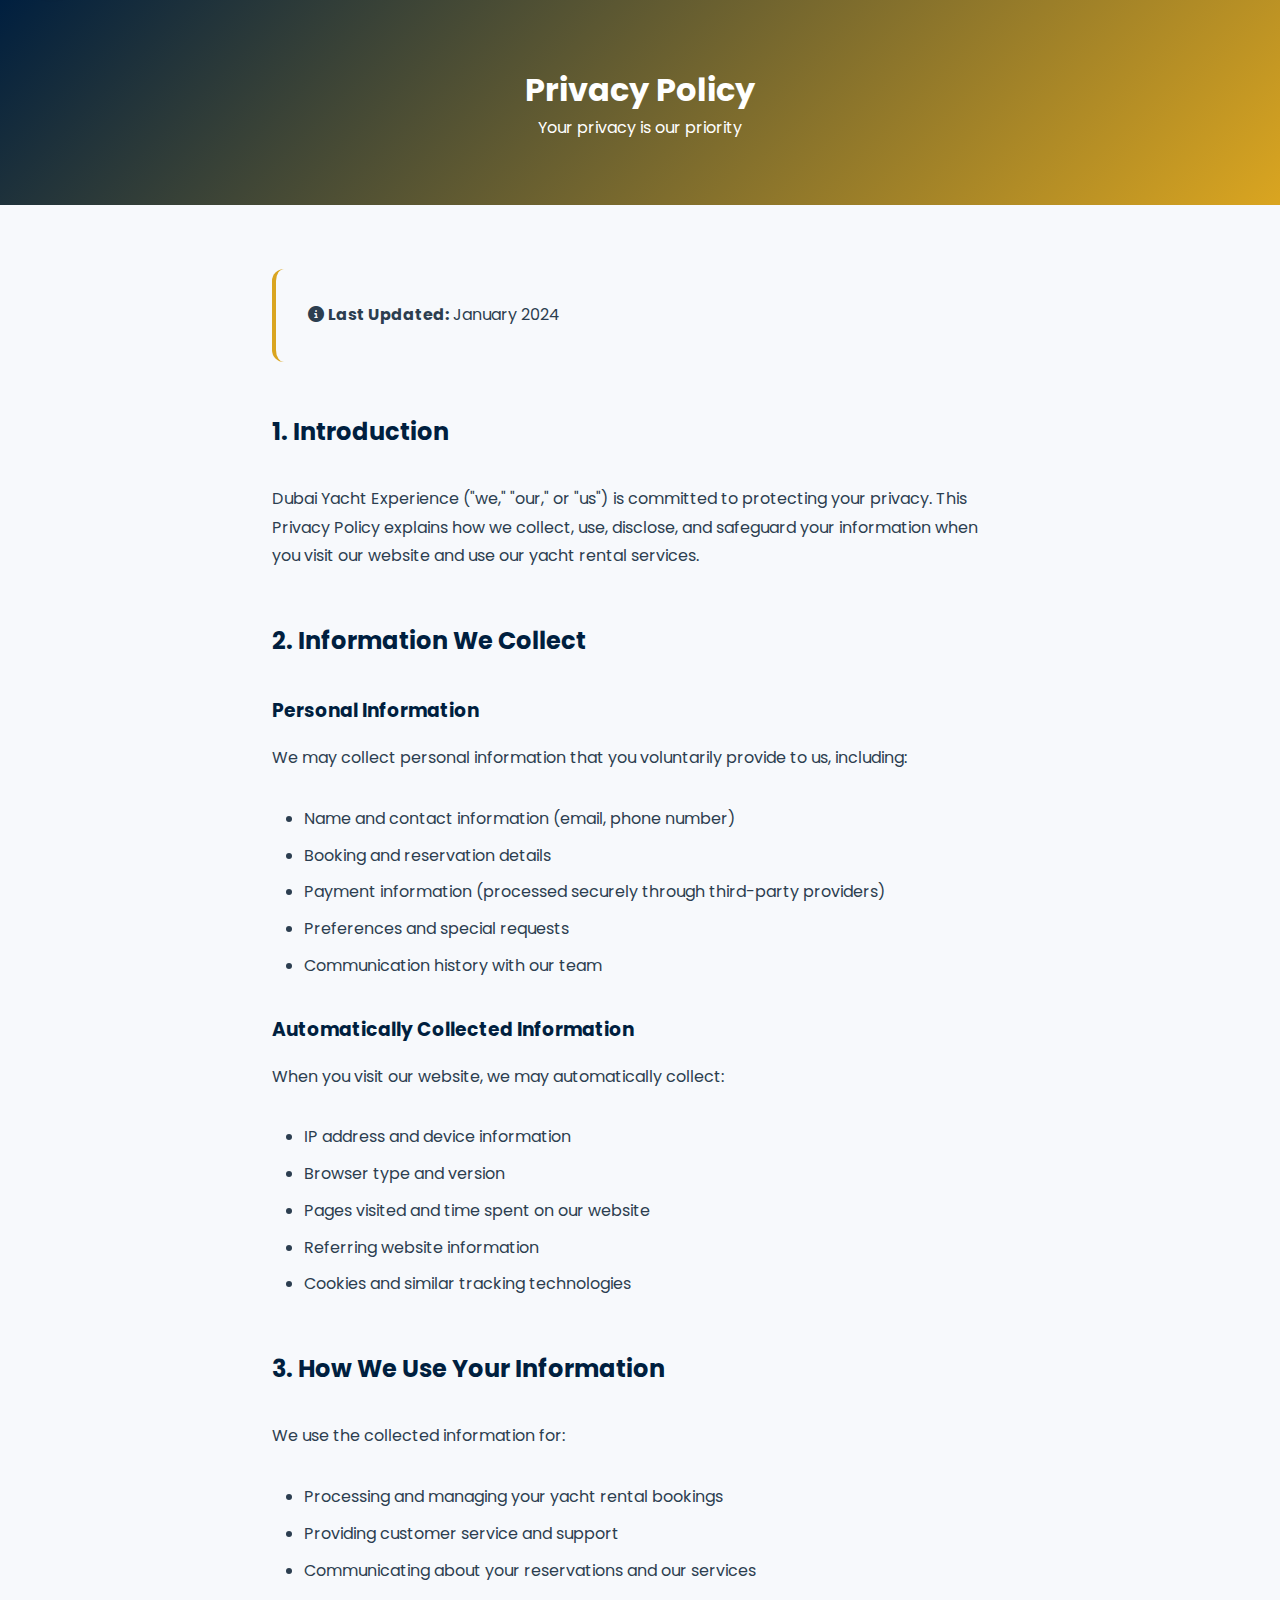
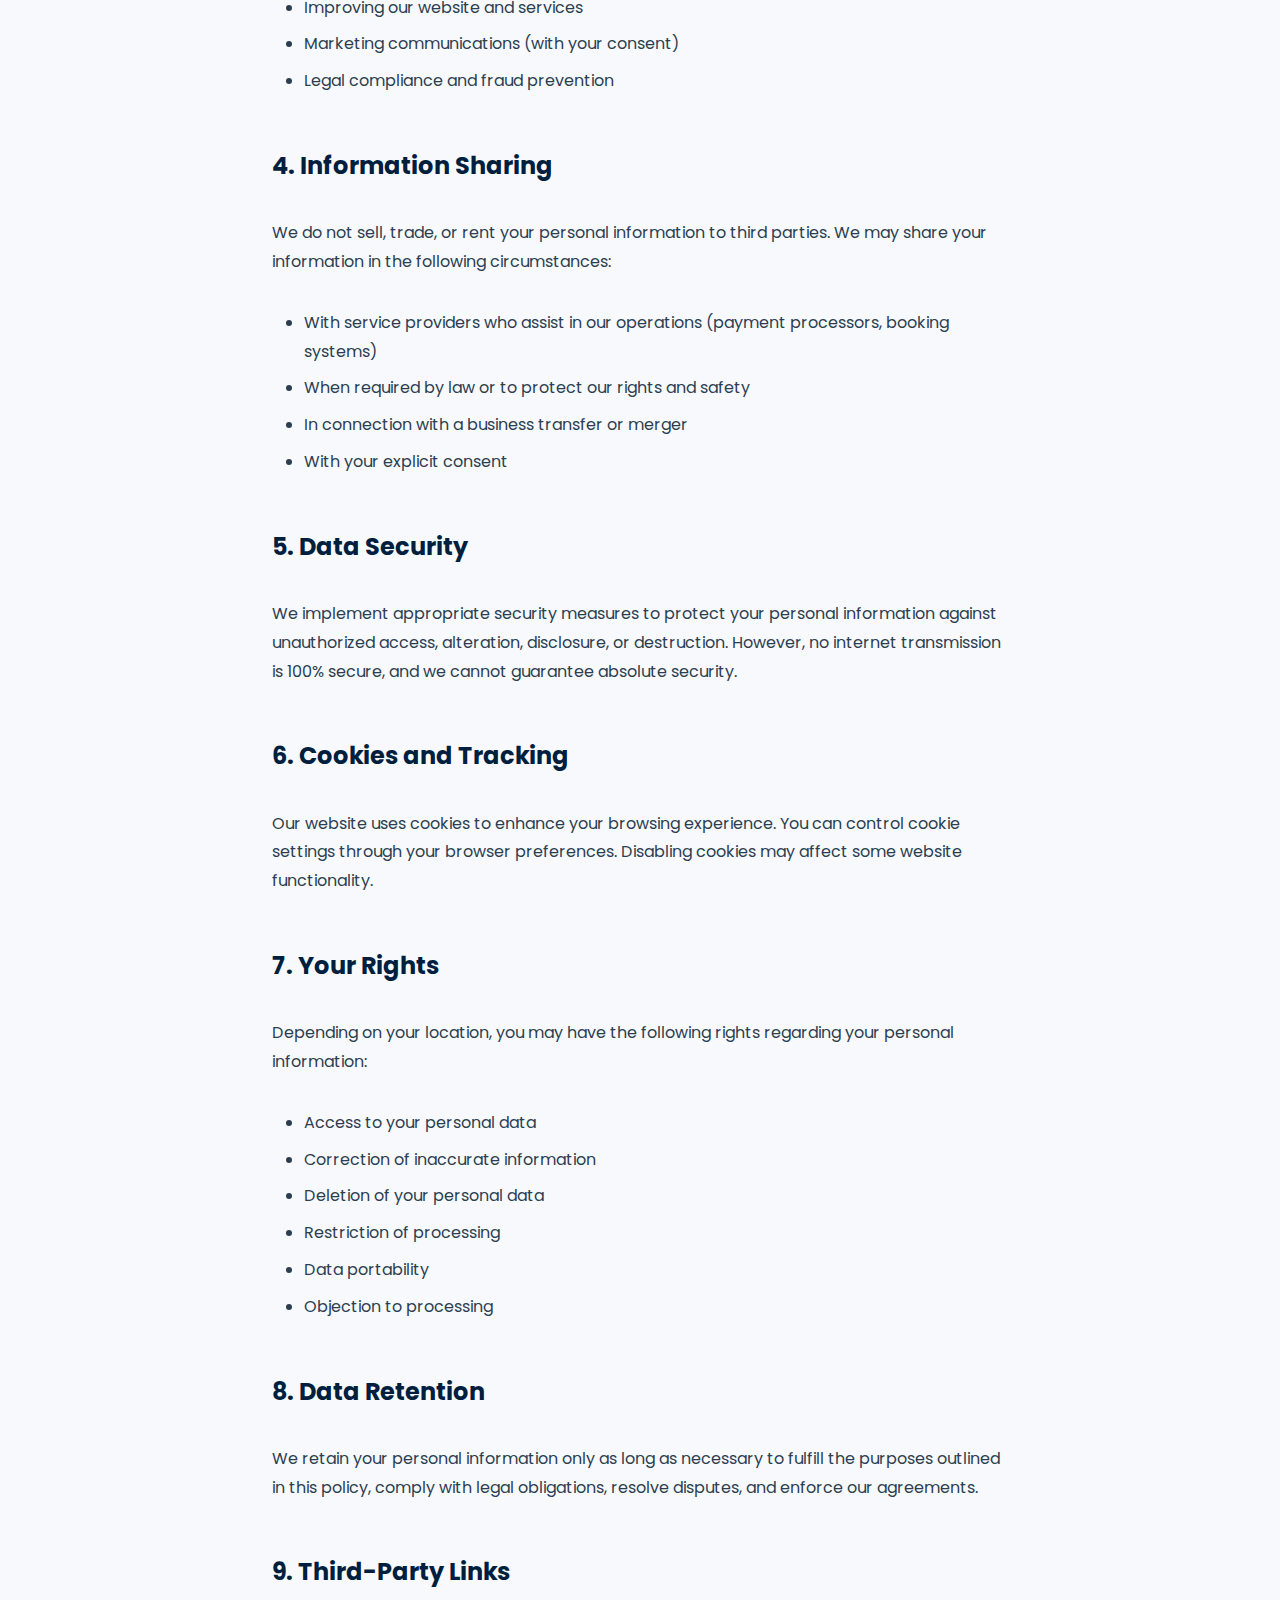
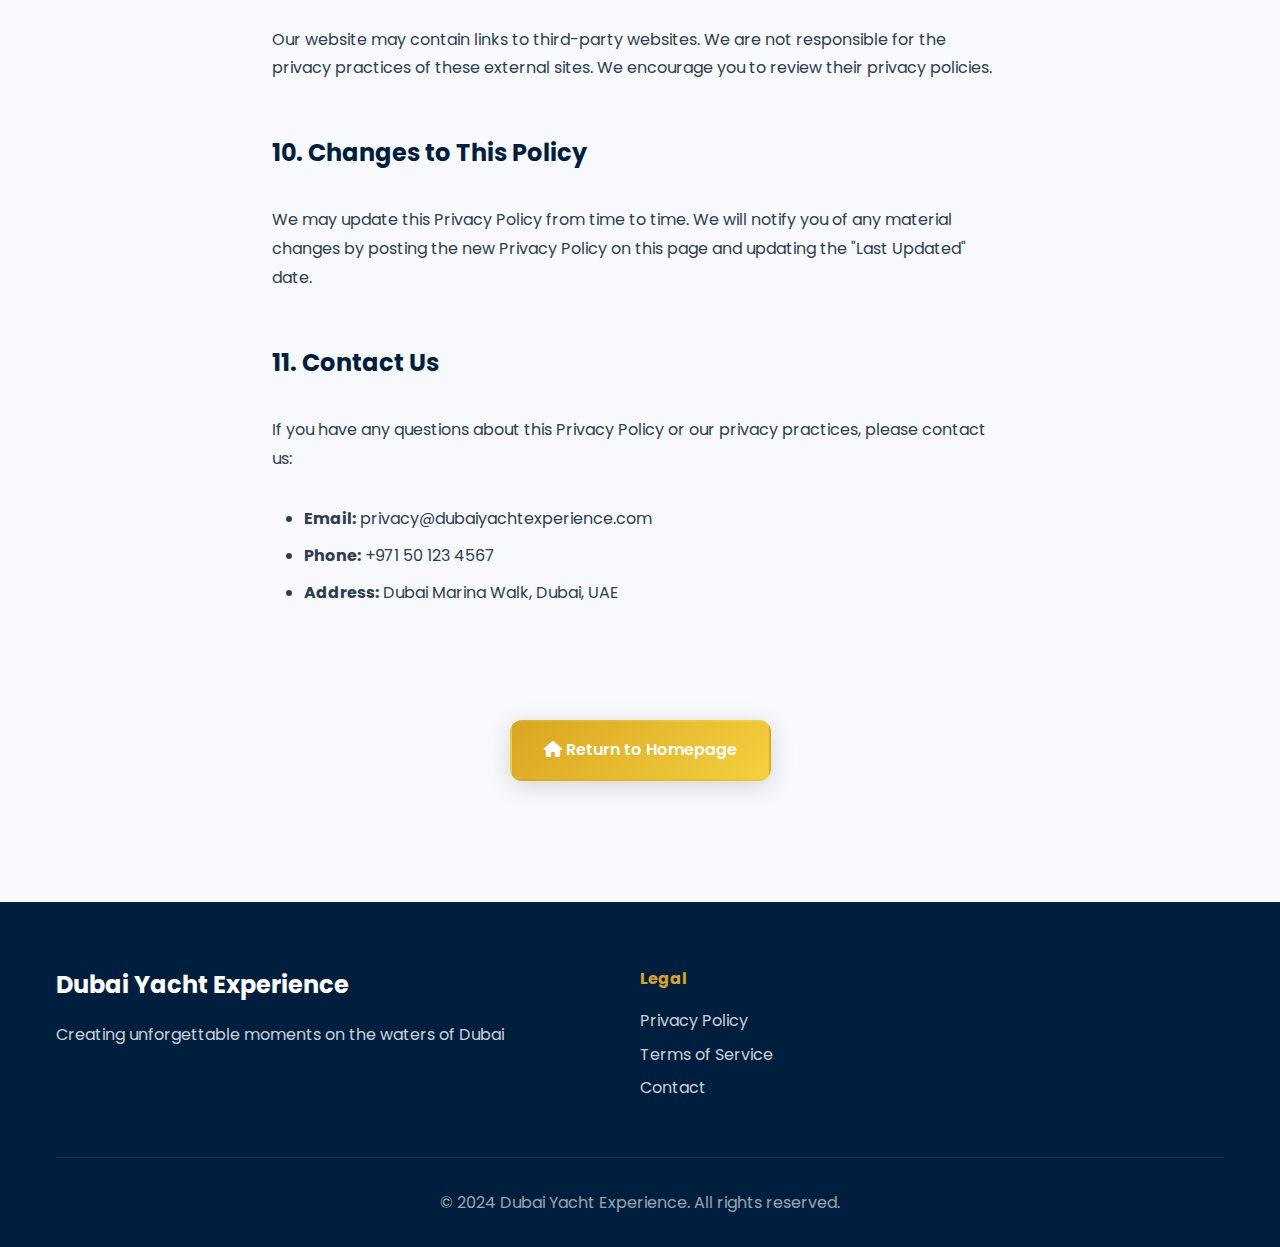
<file: privacy.html>
<!DOCTYPE html>
<html lang="en">
<head>
    <meta charset="UTF-8">
    <meta name="viewport" content="width=device-width, initial-scale=1.0">
    <title>Privacy Policy - Dubai Yacht Experience</title>
    <meta name="description" content="Privacy Policy for Dubai Yacht Experience - How we protect your personal information.">
    
    <!-- Favicon and App Icons -->
    <link rel="icon" type="image/svg+xml" href="favicon.ico">
    <link rel="apple-touch-icon" sizes="180x180" href="favicon.ico">
    <meta name="theme-color" content="#001f3f">
    
    <!-- Security Headers -->
    <meta http-equiv="X-Content-Type-Options" content="nosniff">
    <meta http-equiv="X-Frame-Options" content="DENY">
    <meta http-equiv="X-XSS-Protection" content="1; mode=block">
    <meta name="referrer" content="strict-origin-when-cross-origin">
    
    <link rel="preconnect" href="https://fonts.googleapis.com">
    <link rel="preconnect" href="https://fonts.gstatic.com" crossorigin>
    <link href="https://fonts.googleapis.com/css2?family=Poppins:wght@300;400;500;600;700&display=swap" rel="stylesheet">
    <link rel="stylesheet" href="https://cdnjs.cloudflare.com/ajax/libs/font-awesome/6.4.0/css/all.min.css">
    <link rel="stylesheet" href="style.css">
    
    <style>
        .legal-hero {
            background: linear-gradient(135deg, var(--primary-color), var(--accent-color));
            padding: var(--spacing-xl) 0;
            text-align: center;
            color: var(--white);
        }
        
        .legal-content {
            max-width: 800px;
            margin: 0 auto;
            padding: var(--spacing-xl) var(--spacing-md);
            line-height: 1.8;
        }
        
        .legal-content h2 {
            color: var(--primary-color);
            margin-top: var(--spacing-lg);
            margin-bottom: var(--spacing-md);
        }
        
        .legal-content h3 {
            color: var(--primary-color);
            margin-top: var(--spacing-md);
            margin-bottom: var(--spacing-sm);
        }
        
        .legal-content p {
            margin-bottom: var(--spacing-md);
            color: var(--text-dark);
        }
        
        .legal-content ul {
            margin: var(--spacing-md) 0;
            padding-left: var(--spacing-md);
        }
        
        .legal-content li {
            margin-bottom: var(--spacing-xs);
            color: var(--text-dark);
        }
        
        .last-updated {
            background: var(--background-color);
            padding: var(--spacing-md);
            border-radius: var(--border-radius);
            border-left: 4px solid var(--accent-color);
            margin-bottom: var(--spacing-lg);
        }
    </style>
</head>
<body>
    <!-- Navigation -->
    <nav class="navbar" style="background: var(--primary-color);">
        <div class="navbar__container">
            <div class="navbar__brand">
                <a href="index.html" class="navbar__logo">
                    <div class="navbar__logo-icon">
                        <i class="fas fa-anchor"></i>
                    </div>
                    <span class="navbar__logo-text">Dubai Yacht Experience</span>
                </a>
            </div>
        </div>
    </nav>

    <!-- Hero Section -->
    <section class="legal-hero">
        <div class="container">
            <h1>Privacy Policy</h1>
            <p>Your privacy is our priority</p>
        </div>
    </section>

    <!-- Content -->
    <div class="legal-content">
        <div class="last-updated">
            <i class="fas fa-info-circle"></i>
            <strong>Last Updated:</strong> January 2024
        </div>

        <h2>1. Introduction</h2>
        <p>Dubai Yacht Experience ("we," "our," or "us") is committed to protecting your privacy. This Privacy Policy explains how we collect, use, disclose, and safeguard your information when you visit our website and use our yacht rental services.</p>

        <h2>2. Information We Collect</h2>
        <h3>Personal Information</h3>
        <p>We may collect personal information that you voluntarily provide to us, including:</p>
        <ul>
            <li>Name and contact information (email, phone number)</li>
            <li>Booking and reservation details</li>
            <li>Payment information (processed securely through third-party providers)</li>
            <li>Preferences and special requests</li>
            <li>Communication history with our team</li>
        </ul>

        <h3>Automatically Collected Information</h3>
        <p>When you visit our website, we may automatically collect:</p>
        <ul>
            <li>IP address and device information</li>
            <li>Browser type and version</li>
            <li>Pages visited and time spent on our website</li>
            <li>Referring website information</li>
            <li>Cookies and similar tracking technologies</li>
        </ul>

        <h2>3. How We Use Your Information</h2>
        <p>We use the collected information for:</p>
        <ul>
            <li>Processing and managing your yacht rental bookings</li>
            <li>Providing customer service and support</li>
            <li>Communicating about your reservations and our services</li>
            <li>Improving our website and services</li>
            <li>Marketing communications (with your consent)</li>
            <li>Legal compliance and fraud prevention</li>
        </ul>

        <h2>4. Information Sharing</h2>
        <p>We do not sell, trade, or rent your personal information to third parties. We may share your information in the following circumstances:</p>
        <ul>
            <li>With service providers who assist in our operations (payment processors, booking systems)</li>
            <li>When required by law or to protect our rights and safety</li>
            <li>In connection with a business transfer or merger</li>
            <li>With your explicit consent</li>
        </ul>

        <h2>5. Data Security</h2>
        <p>We implement appropriate security measures to protect your personal information against unauthorized access, alteration, disclosure, or destruction. However, no internet transmission is 100% secure, and we cannot guarantee absolute security.</p>

        <h2>6. Cookies and Tracking</h2>
        <p>Our website uses cookies to enhance your browsing experience. You can control cookie settings through your browser preferences. Disabling cookies may affect some website functionality.</p>

        <h2>7. Your Rights</h2>
        <p>Depending on your location, you may have the following rights regarding your personal information:</p>
        <ul>
            <li>Access to your personal data</li>
            <li>Correction of inaccurate information</li>
            <li>Deletion of your personal data</li>
            <li>Restriction of processing</li>
            <li>Data portability</li>
            <li>Objection to processing</li>
        </ul>

        <h2>8. Data Retention</h2>
        <p>We retain your personal information only as long as necessary to fulfill the purposes outlined in this policy, comply with legal obligations, resolve disputes, and enforce our agreements.</p>

        <h2>9. Third-Party Links</h2>
        <p>Our website may contain links to third-party websites. We are not responsible for the privacy practices of these external sites. We encourage you to review their privacy policies.</p>

        <h2>10. Changes to This Policy</h2>
        <p>We may update this Privacy Policy from time to time. We will notify you of any material changes by posting the new Privacy Policy on this page and updating the "Last Updated" date.</p>

        <h2>11. Contact Us</h2>
        <p>If you have any questions about this Privacy Policy or our privacy practices, please contact us:</p>
        <ul>
            <li><strong>Email:</strong> privacy@dubaiyachtexperience.com</li>
            <li><strong>Phone:</strong> +971 50 123 4567</li>
            <li><strong>Address:</strong> Dubai Marina Walk, Dubai, UAE</li>
        </ul>

        <div style="text-align: center; margin-top: var(--spacing-xl); padding: var(--spacing-lg);">
            <a href="index.html" class="btn btn--primary">
                <i class="fas fa-home"></i>
                <span>Return to Homepage</span>
            </a>
        </div>
    </div>

    <!-- Footer -->
    <footer class="footer">
        <div class="container">
            <div class="footer__content">
                <div class="footer__brand">
                    <h3>Dubai Yacht Experience</h3>
                    <p>Creating unforgettable moments on the waters of Dubai</p>
                </div>

                <div class="footer__links">
                    <h4>Legal</h4>
                    <ul>
                        <li><a href="privacy.html">Privacy Policy</a></li>
                        <li><a href="terms.html">Terms of Service</a></li>
                        <li><a href="index.html#contact">Contact</a></li>
                    </ul>
                </div>
            </div>

            <div class="footer__bottom">
                <p>&copy; 2024 Dubai Yacht Experience. All rights reserved.</p>
            </div>
        </div>
    </footer>
</body>
</html>
</file>
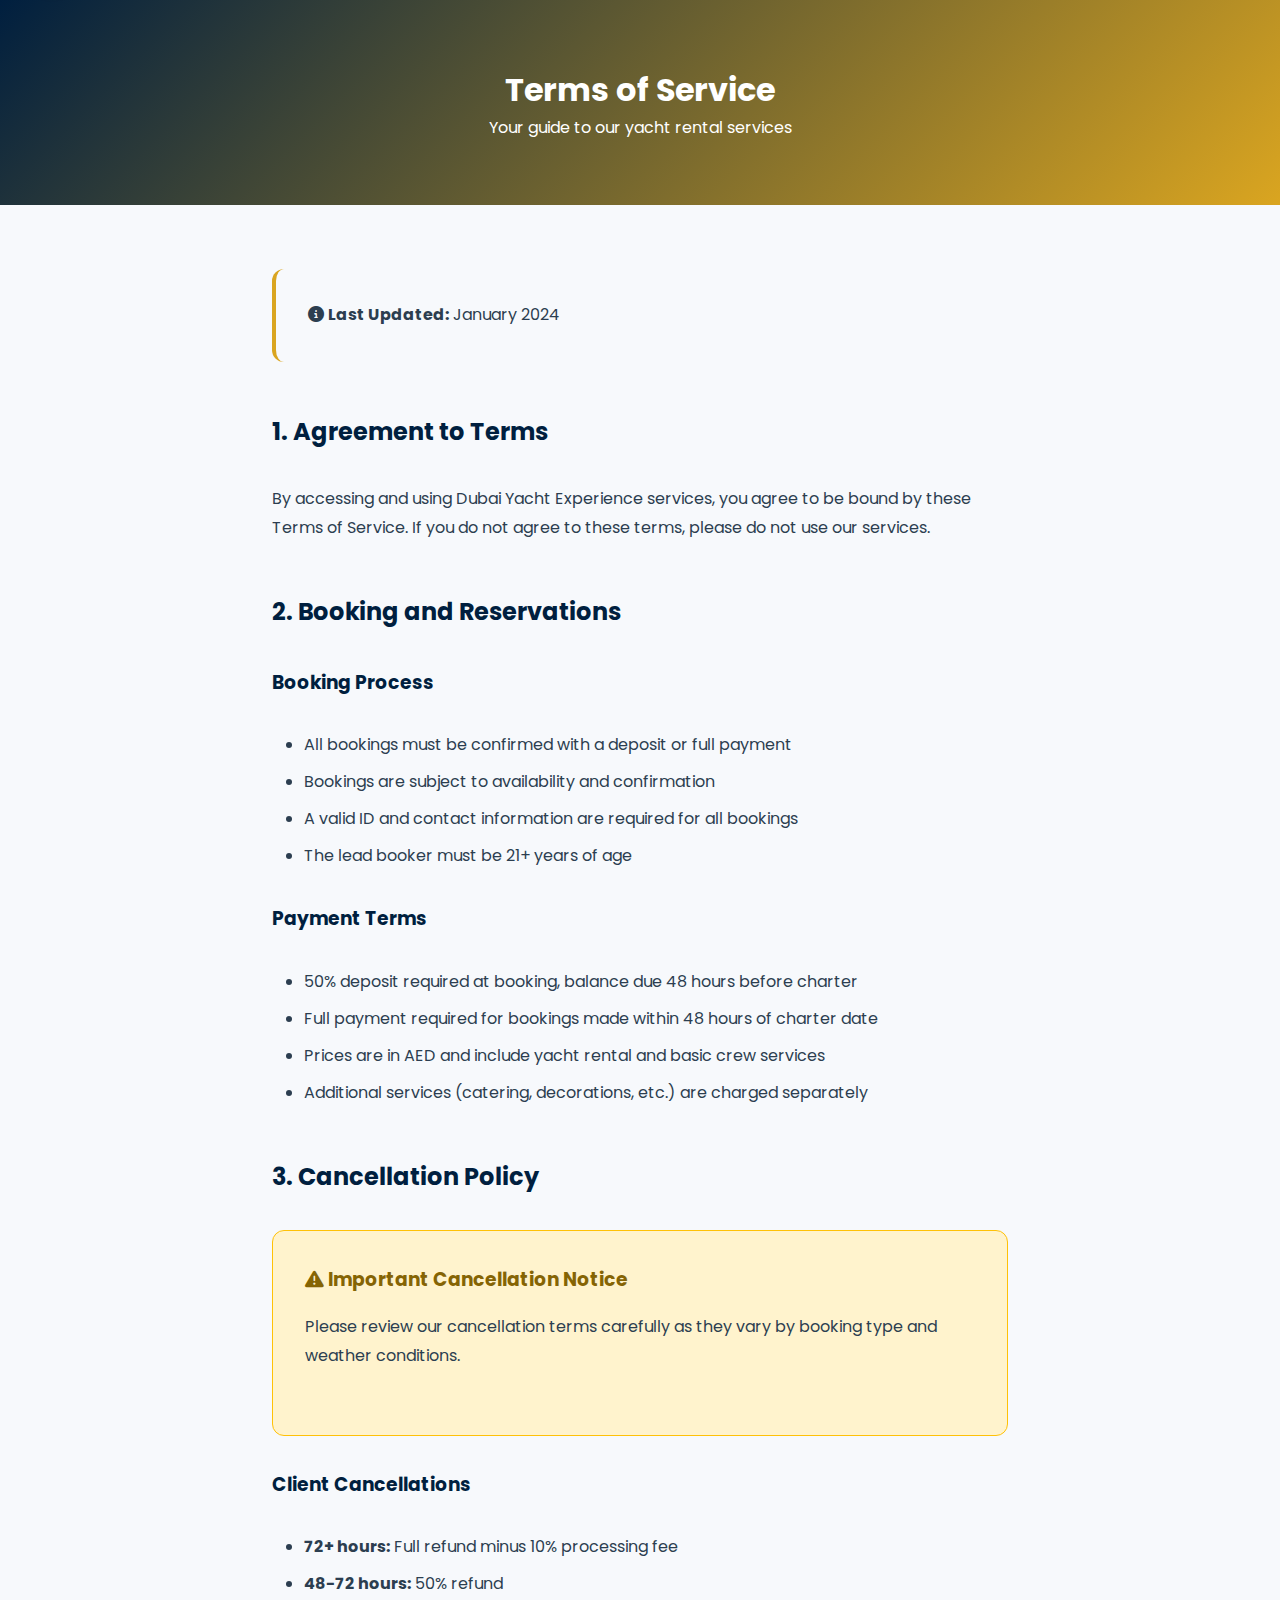
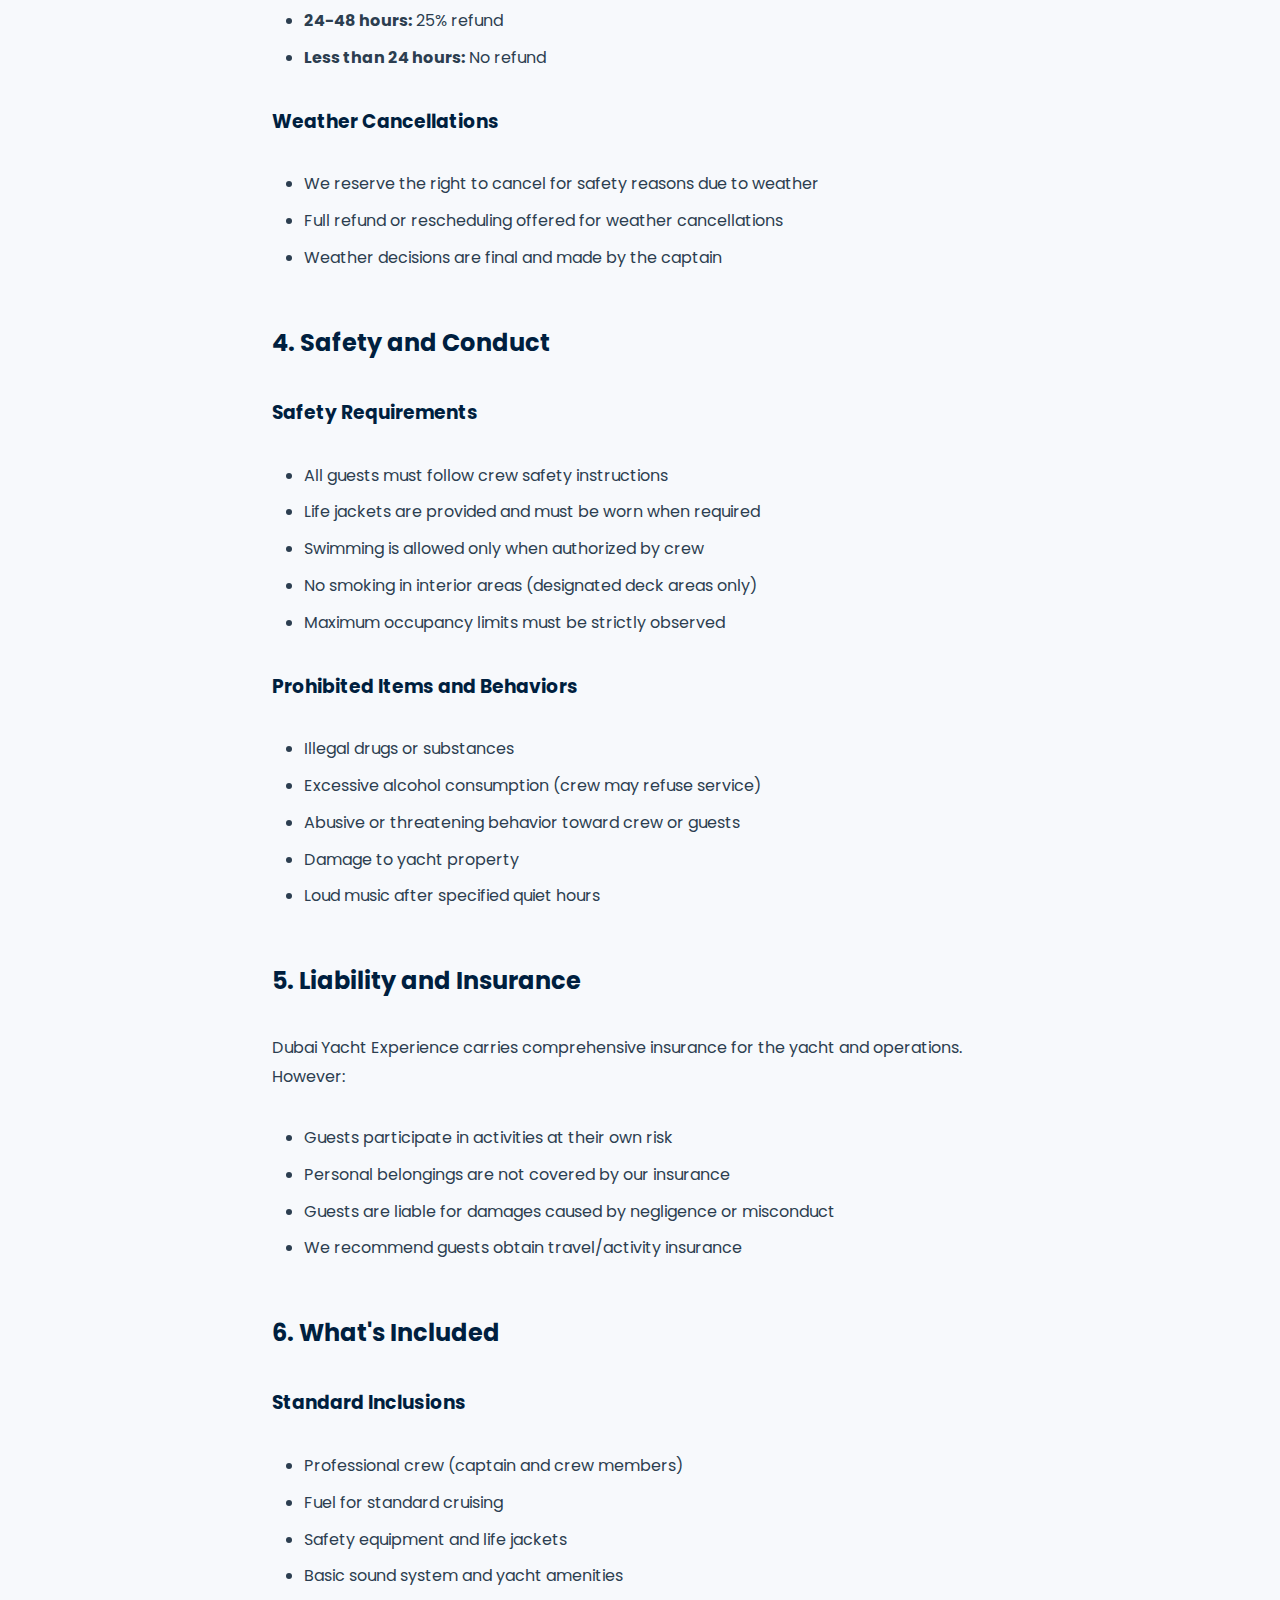
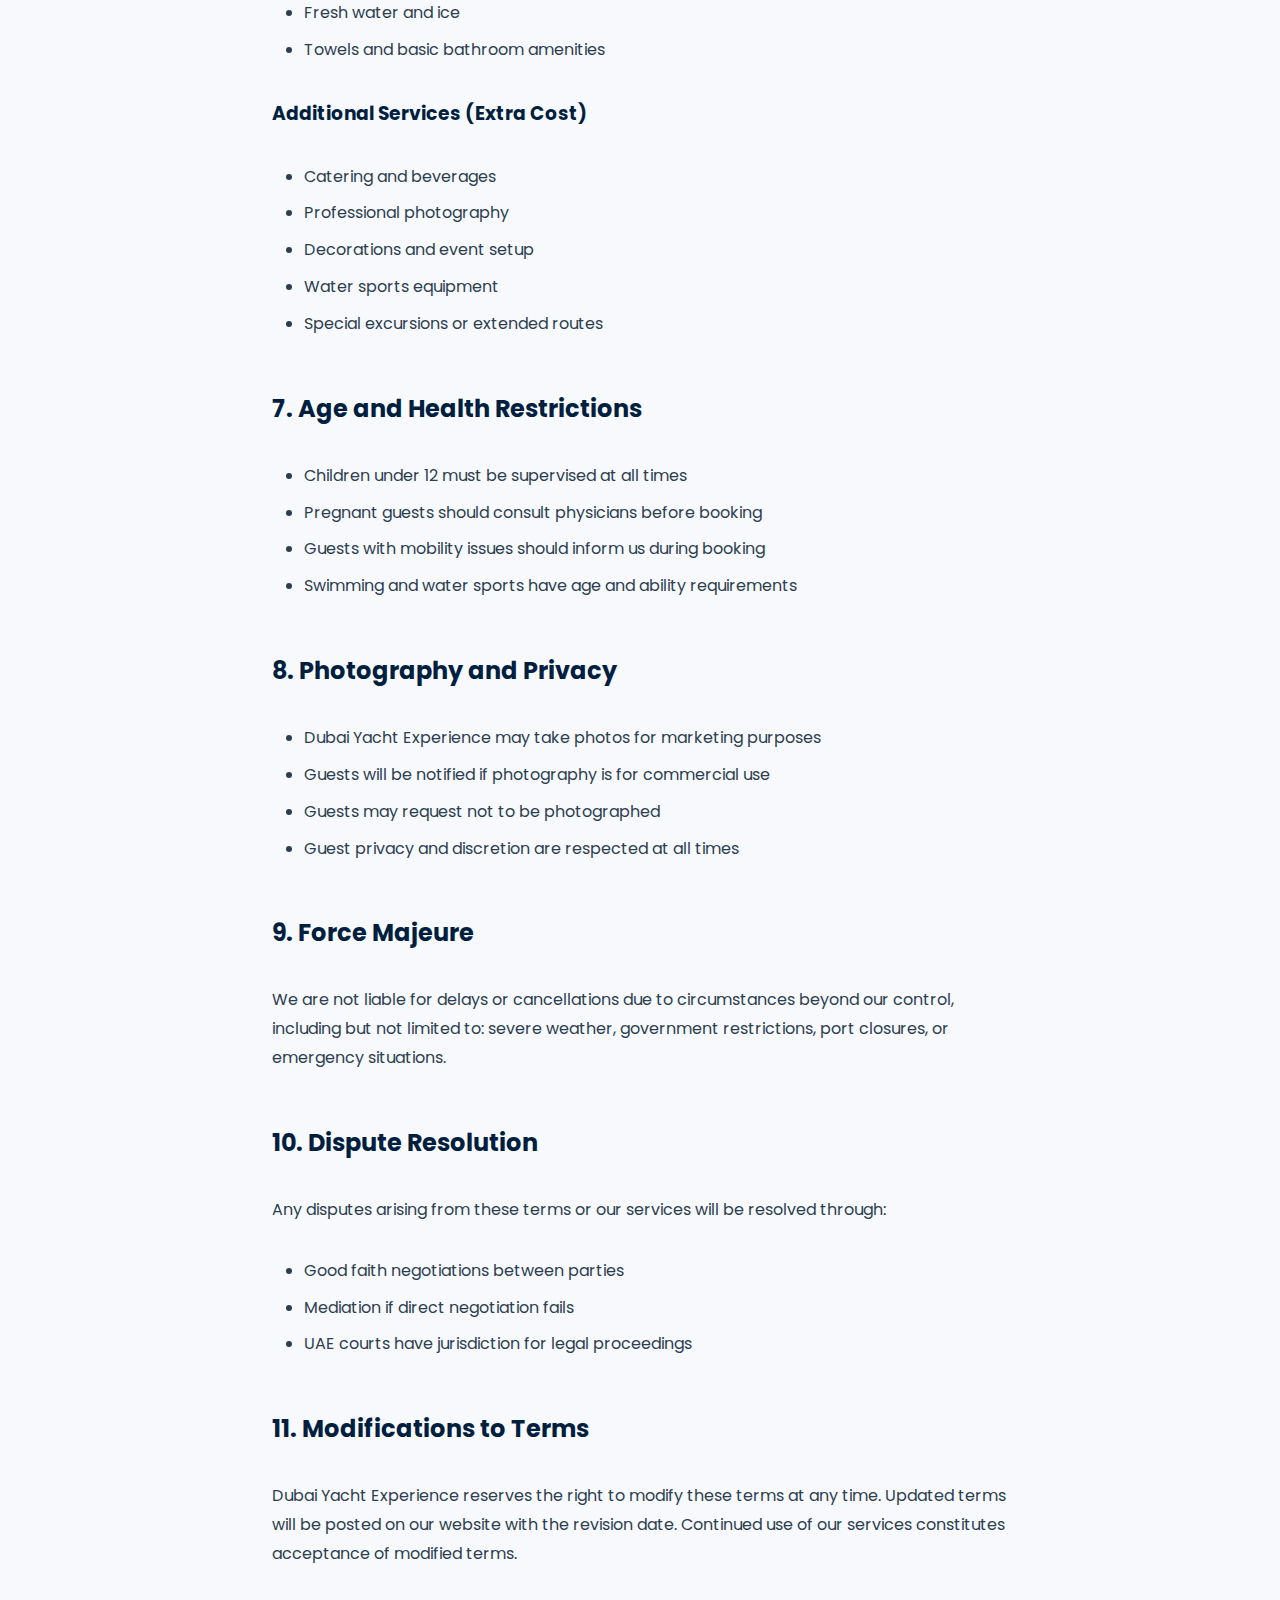
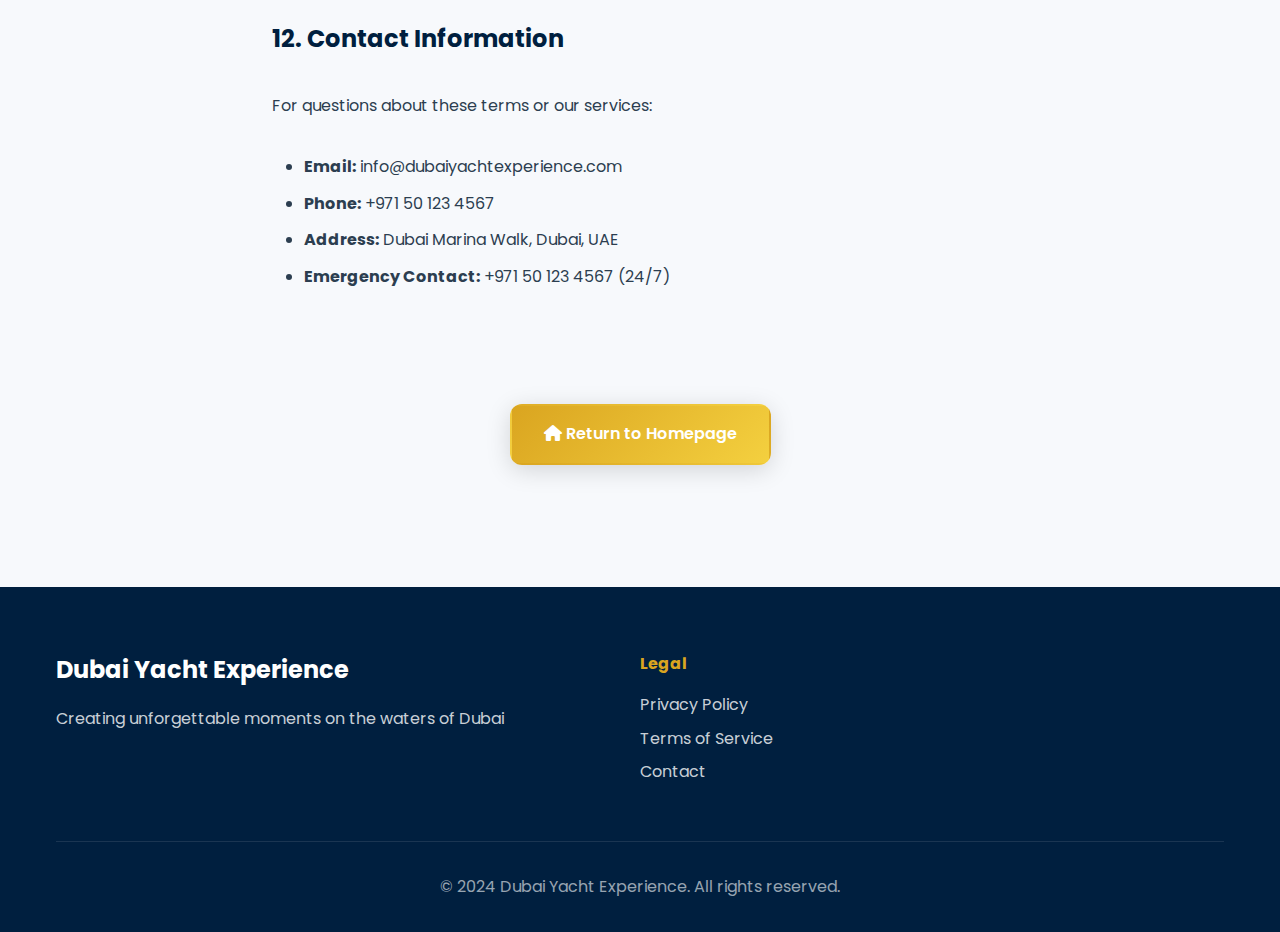
<file: terms.html>
<!DOCTYPE html>
<html lang="en">
<head>
    <meta charset="UTF-8">
    <meta name="viewport" content="width=device-width, initial-scale=1.0">
    <title>Terms of Service - Dubai Yacht Experience</title>
    <meta name="description" content="Terms of Service for Dubai Yacht Experience - Rules and conditions for yacht rental services.">
    
    <!-- Favicon and App Icons -->
    <link rel="icon" type="image/svg+xml" href="favicon.ico">
    <link rel="apple-touch-icon" sizes="180x180" href="favicon.ico">
    <meta name="theme-color" content="#001f3f">
    
    <!-- Security Headers -->
    <meta http-equiv="X-Content-Type-Options" content="nosniff">
    <meta http-equiv="X-Frame-Options" content="DENY">
    <meta http-equiv="X-XSS-Protection" content="1; mode=block">
    <meta name="referrer" content="strict-origin-when-cross-origin">
    
    <link rel="preconnect" href="https://fonts.googleapis.com">
    <link rel="preconnect" href="https://fonts.gstatic.com" crossorigin>
    <link href="https://fonts.googleapis.com/css2?family=Poppins:wght@300;400;500;600;700&display=swap" rel="stylesheet">
    <link rel="stylesheet" href="https://cdnjs.cloudflare.com/ajax/libs/font-awesome/6.4.0/css/all.min.css">
    <link rel="stylesheet" href="style.css">
    
    <style>
        .legal-hero {
            background: linear-gradient(135deg, var(--primary-color), var(--accent-color));
            padding: var(--spacing-xl) 0;
            text-align: center;
            color: var(--white);
        }
        
        .legal-content {
            max-width: 800px;
            margin: 0 auto;
            padding: var(--spacing-xl) var(--spacing-md);
            line-height: 1.8;
        }
        
        .legal-content h2 {
            color: var(--primary-color);
            margin-top: var(--spacing-lg);
            margin-bottom: var(--spacing-md);
        }
        
        .legal-content h3 {
            color: var(--primary-color);
            margin-top: var(--spacing-md);
            margin-bottom: var(--spacing-sm);
        }
        
        .legal-content p {
            margin-bottom: var(--spacing-md);
            color: var(--text-dark);
        }
        
        .legal-content ul {
            margin: var(--spacing-md) 0;
            padding-left: var(--spacing-md);
        }
        
        .legal-content li {
            margin-bottom: var(--spacing-xs);
            color: var(--text-dark);
        }
        
        .last-updated {
            background: var(--background-color);
            padding: var(--spacing-md);
            border-radius: var(--border-radius);
            border-left: 4px solid var(--accent-color);
            margin-bottom: var(--spacing-lg);
        }
        
        .important-notice {
            background: #fff3cd;
            border: 1px solid #ffc107;
            border-radius: var(--border-radius);
            padding: var(--spacing-md);
            margin: var(--spacing-md) 0;
        }
        
        .important-notice h3 {
            color: #856404;
            margin-top: 0;
        }
    </style>
</head>
<body>
    <!-- Navigation -->
    <nav class="navbar" style="background: var(--primary-color);">
        <div class="navbar__container">
            <div class="navbar__brand">
                <a href="index.html" class="navbar__logo">
                    <div class="navbar__logo-icon">
                        <i class="fas fa-anchor"></i>
                    </div>
                    <span class="navbar__logo-text">Dubai Yacht Experience</span>
                </a>
            </div>
        </div>
    </nav>

    <!-- Hero Section -->
    <section class="legal-hero">
        <div class="container">
            <h1>Terms of Service</h1>
            <p>Your guide to our yacht rental services</p>
        </div>
    </section>

    <!-- Content -->
    <div class="legal-content">
        <div class="last-updated">
            <i class="fas fa-info-circle"></i>
            <strong>Last Updated:</strong> January 2024
        </div>

        <h2>1. Agreement to Terms</h2>
        <p>By accessing and using Dubai Yacht Experience services, you agree to be bound by these Terms of Service. If you do not agree to these terms, please do not use our services.</p>

        <h2>2. Booking and Reservations</h2>
        <h3>Booking Process</h3>
        <ul>
            <li>All bookings must be confirmed with a deposit or full payment</li>
            <li>Bookings are subject to availability and confirmation</li>
            <li>A valid ID and contact information are required for all bookings</li>
            <li>The lead booker must be 21+ years of age</li>
        </ul>

        <h3>Payment Terms</h3>
        <ul>
            <li>50% deposit required at booking, balance due 48 hours before charter</li>
            <li>Full payment required for bookings made within 48 hours of charter date</li>
            <li>Prices are in AED and include yacht rental and basic crew services</li>
            <li>Additional services (catering, decorations, etc.) are charged separately</li>
        </ul>

        <h2>3. Cancellation Policy</h2>
        <div class="important-notice">
            <h3><i class="fas fa-exclamation-triangle"></i> Important Cancellation Notice</h3>
            <p>Please review our cancellation terms carefully as they vary by booking type and weather conditions.</p>
        </div>

        <h3>Client Cancellations</h3>
        <ul>
            <li><strong>72+ hours:</strong> Full refund minus 10% processing fee</li>
            <li><strong>48-72 hours:</strong> 50% refund</li>
            <li><strong>24-48 hours:</strong> 25% refund</li>
            <li><strong>Less than 24 hours:</strong> No refund</li>
        </ul>

        <h3>Weather Cancellations</h3>
        <ul>
            <li>We reserve the right to cancel for safety reasons due to weather</li>
            <li>Full refund or rescheduling offered for weather cancellations</li>
            <li>Weather decisions are final and made by the captain</li>
        </ul>

        <h2>4. Safety and Conduct</h2>
        <h3>Safety Requirements</h3>
        <ul>
            <li>All guests must follow crew safety instructions</li>
            <li>Life jackets are provided and must be worn when required</li>
            <li>Swimming is allowed only when authorized by crew</li>
            <li>No smoking in interior areas (designated deck areas only)</li>
            <li>Maximum occupancy limits must be strictly observed</li>
        </ul>

        <h3>Prohibited Items and Behaviors</h3>
        <ul>
            <li>Illegal drugs or substances</li>
            <li>Excessive alcohol consumption (crew may refuse service)</li>
            <li>Abusive or threatening behavior toward crew or guests</li>
            <li>Damage to yacht property</li>
            <li>Loud music after specified quiet hours</li>
        </ul>

        <h2>5. Liability and Insurance</h2>
        <p>Dubai Yacht Experience carries comprehensive insurance for the yacht and operations. However:</p>
        <ul>
            <li>Guests participate in activities at their own risk</li>
            <li>Personal belongings are not covered by our insurance</li>
            <li>Guests are liable for damages caused by negligence or misconduct</li>
            <li>We recommend guests obtain travel/activity insurance</li>
        </ul>

        <h2>6. What's Included</h2>
        <h3>Standard Inclusions</h3>
        <ul>
            <li>Professional crew (captain and crew members)</li>
            <li>Fuel for standard cruising</li>
            <li>Safety equipment and life jackets</li>
            <li>Basic sound system and yacht amenities</li>
            <li>Fresh water and ice</li>
            <li>Towels and basic bathroom amenities</li>
        </ul>

        <h3>Additional Services (Extra Cost)</h3>
        <ul>
            <li>Catering and beverages</li>
            <li>Professional photography</li>
            <li>Decorations and event setup</li>
            <li>Water sports equipment</li>
            <li>Special excursions or extended routes</li>
        </ul>

        <h2>7. Age and Health Restrictions</h2>
        <ul>
            <li>Children under 12 must be supervised at all times</li>
            <li>Pregnant guests should consult physicians before booking</li>
            <li>Guests with mobility issues should inform us during booking</li>
            <li>Swimming and water sports have age and ability requirements</li>
        </ul>

        <h2>8. Photography and Privacy</h2>
        <ul>
            <li>Dubai Yacht Experience may take photos for marketing purposes</li>
            <li>Guests will be notified if photography is for commercial use</li>
            <li>Guests may request not to be photographed</li>
            <li>Guest privacy and discretion are respected at all times</li>
        </ul>

        <h2>9. Force Majeure</h2>
        <p>We are not liable for delays or cancellations due to circumstances beyond our control, including but not limited to: severe weather, government restrictions, port closures, or emergency situations.</p>

        <h2>10. Dispute Resolution</h2>
        <p>Any disputes arising from these terms or our services will be resolved through:</p>
        <ul>
            <li>Good faith negotiations between parties</li>
            <li>Mediation if direct negotiation fails</li>
            <li>UAE courts have jurisdiction for legal proceedings</li>
        </ul>

        <h2>11. Modifications to Terms</h2>
        <p>Dubai Yacht Experience reserves the right to modify these terms at any time. Updated terms will be posted on our website with the revision date. Continued use of our services constitutes acceptance of modified terms.</p>

        <h2>12. Contact Information</h2>
        <p>For questions about these terms or our services:</p>
        <ul>
            <li><strong>Email:</strong> info@dubaiyachtexperience.com</li>
            <li><strong>Phone:</strong> +971 50 123 4567</li>
            <li><strong>Address:</strong> Dubai Marina Walk, Dubai, UAE</li>
            <li><strong>Emergency Contact:</strong> +971 50 123 4567 (24/7)</li>
        </ul>

        <div style="text-align: center; margin-top: var(--spacing-xl); padding: var(--spacing-lg);">
            <a href="index.html" class="btn btn--primary">
                <i class="fas fa-home"></i>
                <span>Return to Homepage</span>
            </a>
        </div>
    </div>

    <!-- Footer -->
    <footer class="footer">
        <div class="container">
            <div class="footer__content">
                <div class="footer__brand">
                    <h3>Dubai Yacht Experience</h3>
                    <p>Creating unforgettable moments on the waters of Dubai</p>
                </div>

                <div class="footer__links">
                    <h4>Legal</h4>
                    <ul>
                        <li><a href="privacy.html">Privacy Policy</a></li>
                        <li><a href="terms.html">Terms of Service</a></li>
                        <li><a href="index.html#contact">Contact</a></li>
                    </ul>
                </div>
            </div>

            <div class="footer__bottom">
                <p>&copy; 2024 Dubai Yacht Experience. All rights reserved.</p>
            </div>
        </div>
    </footer>
</body>
</html>
</file>
<file: style.css>
/* ===== RESET & VARIABLES ===== */
* {
    margin: 0;
    padding: 0;
    box-sizing: border-box;
}

:root {
    /* Colors */
    --primary-color: #001f3f;
    --accent-color: #DAA520;
    --background-color: #f7f9fc;
    --white: #ffffff;
    --text-dark: #2c3e50;
    --text-light: #6c757d;
    --overlay: rgba(0, 31, 63, 0.8);
    
    /* Typography */
    --font-family: 'Poppins', sans-serif;
    --font-size-xl: 3.5rem;
    --font-size-lg: 2.5rem;
    --font-size-md: 1.5rem;
    --font-size-base: 1rem;
    --font-size-sm: 0.875rem;
    
    /* Spacing */
    --spacing-xs: 0.5rem;
    --spacing-sm: 1rem;
    --spacing-md: 2rem;
    --spacing-lg: 3rem;
    --spacing-xl: 4rem;
    
    /* Shadows */
    --shadow-light: 0 2px 10px rgba(0, 0, 0, 0.1);
    --shadow-medium: 0 5px 25px rgba(0, 0, 0, 0.15);
    --shadow-heavy: 0 10px 40px rgba(0, 0, 0, 0.2);
    
    /* Transitions */
    --transition: all 0.3s cubic-bezier(0.4, 0, 0.2, 1);
    
    /* Border Radius */
    --border-radius: 12px;
    --border-radius-lg: 20px;
}

/* ===== BASE STYLES ===== */
html {
    scroll-behavior: smooth;
}

body {
    font-family: var(--font-family);
    font-size: var(--font-size-base);
    line-height: 1.6;
    color: var(--text-dark);
    background-color: var(--background-color);
    overflow-x: hidden;
}

.container {
    max-width: 1200px;
    margin: 0 auto;
    padding: 0 var(--spacing-sm);
}

.section {
    padding: var(--spacing-xl) 0;
}

.section__header {
    text-align: center;
    margin-bottom: var(--spacing-xl);
}

.section__subtitle {
    display: inline-block;
    font-size: var(--font-size-sm);
    font-weight: 600;
    color: var(--accent-color);
    text-transform: uppercase;
    letter-spacing: 2px;
    margin-bottom: var(--spacing-xs);
}

.section__title {
    font-size: var(--font-size-lg);
    font-weight: 700;
    color: var(--primary-color);
    margin-bottom: var(--spacing-sm);
    line-height: 1.2;
}

.section__description {
    font-size: var(--font-size-base);
    color: var(--text-light);
    max-width: 600px;
    margin: 0 auto;
}

/* ===== BUTTONS ===== */
.btn {
    display: inline-block;
    padding: 14px 32px;
    font-size: var(--font-size-base);
    font-weight: 600;
    text-decoration: none;
    border-radius: var(--border-radius);
    border: 2px solid transparent;
    cursor: pointer;
    transition: var(--transition);
    position: relative;
    overflow: hidden;
}

.btn--primary {
    background: linear-gradient(135deg, var(--accent-color), #f4d03f);
    color: var(--white);
    box-shadow: var(--shadow-medium);
}

.btn--primary:hover {
    transform: translateY(-2px);
    box-shadow: var(--shadow-heavy);
}

.btn--outline {
    background: transparent;
    color: var(--primary-color);
    border-color: var(--primary-color);
}

.btn--outline:hover {
    background: var(--primary-color);
    color: var(--white);
    transform: translateY(-2px);
}

/* ===== NAVBAR ===== */
.navbar {
    position: fixed;
    top: 0;
    left: 0;
    width: 100%;
    z-index: 1000;
    padding: 1rem 0;
    transition: var(--transition);
    background: rgba(255, 255, 255, 0.1);
    backdrop-filter: blur(20px);
    -webkit-backdrop-filter: blur(20px);
    border-bottom: 1px solid rgba(255, 255, 255, 0.1);
    transform: translateY(-100%);
}

.navbar.navbar--visible {
    transform: translateY(0);
}

.navbar.navbar--scrolled {
    background: rgba(0, 31, 63, 0.95);
    backdrop-filter: blur(20px);
    -webkit-backdrop-filter: blur(20px);
    border-bottom: 1px solid rgba(218, 165, 32, 0.2);
    padding: 0.5rem 0;
    box-shadow: 0 2px 20px rgba(0, 31, 63, 0.1);
}

.navbar__container {
    max-width: 1400px;
    margin: 0 auto;
    padding: 0 2rem;
    display: flex;
    align-items: center;
    justify-content: space-between;
}

.navbar__brand {
    flex-shrink: 0;
}

.navbar__logo {
    display: flex;
    align-items: center;
    text-decoration: none;
    color: var(--white);
    font-weight: 700;
    font-size: 1.2rem;
    transition: var(--transition);
}

.navbar__logo:hover {
    transform: scale(1.05);
}

.navbar__logo-icon {
    width: 40px;
    height: 40px;
    background: linear-gradient(135deg, var(--accent-color), #f4d03f);
    border-radius: 50%;
    display: flex;
    align-items: center;
    justify-content: center;
    margin-right: 16px;
    font-size: 1.2rem;
    color: var(--white);
    box-shadow: 0 4px 15px rgba(218, 165, 32, 0.3);
}

.navbar__logo-text {
    font-size: 1.1rem;
    background: linear-gradient(135deg, var(--accent-color), #f4d03f);
    -webkit-background-clip: text;
    -webkit-text-fill-color: transparent;
    background-clip: text;
}

.navbar__menu {
    display: flex;
    list-style: none;
    margin: 0;
    padding: 0;
    gap: 1.5rem;
}

.navbar__item {
    position: relative;
}

.navbar__link {
    display: flex;
    align-items: center;
    text-decoration: none;
    color: var(--white);
    font-weight: 500;
    padding: 0.6rem 1.2rem;
    border-radius: var(--border-radius);
    transition: var(--transition);
    position: relative;
    overflow: hidden;
}

.navbar__link::before {
    content: '';
    position: absolute;
    top: 0;
    left: 0;
    width: 100%;
    height: 100%;
    background: linear-gradient(135deg, var(--accent-color), #f4d03f);
    opacity: 0;
    transition: var(--transition);
    z-index: -1;
}

.navbar__link:hover::before,
.navbar__link--active::before {
    opacity: 0.2;
}

.navbar__link:hover {
    color: var(--accent-color);
    transform: translateY(-2px);
}

.navbar__link--active {
    color: var(--accent-color);
}

.navbar__link i {
    margin-right: 0.5rem;
    font-size: 0.9rem;
}

.navbar__actions {
    display: flex;
    align-items: center;
    gap: 1rem;
}

.navbar__phone {
    display: flex;
    align-items: center;
    text-decoration: none;
    color: var(--white);
    font-weight: 500;
    padding: 0.6rem 1rem;
    border-radius: var(--border-radius);
    transition: var(--transition);
    background: rgba(255, 255, 255, 0.1);
    border: 1px solid rgba(255, 255, 255, 0.1);
}

.navbar__phone:hover {
    background: rgba(218, 165, 32, 0.2);
    border-color: var(--accent-color);
    transform: translateY(-2px);
}

.navbar__phone i {
    margin-right: 0.5rem;
    color: var(--accent-color);
}

.navbar__cta {
    font-size: 0.9rem;
    padding: 0.7rem 1.5rem;
}

.navbar__toggle {
    display: none;
    flex-direction: column;
    background: none;
    border: none;
    cursor: pointer;
    padding: 0.5rem;
    border-radius: var(--border-radius);
    transition: var(--transition);
}

.navbar__toggle:hover {
    background: rgba(218, 165, 32, 0.2);
}

.navbar__toggle-line {
    width: 25px;
    height: 2px;
    background: var(--white);
    margin: 2px 0;
    transition: var(--transition);
    border-radius: 2px;
}

.navbar__toggle.navbar__toggle--active .navbar__toggle-line:nth-child(1) {
    transform: rotate(45deg) translate(5px, 5px);
}

.navbar__toggle.navbar__toggle--active .navbar__toggle-line:nth-child(2) {
    opacity: 0;
}

.navbar__toggle.navbar__toggle--active .navbar__toggle-line:nth-child(3) {
    transform: rotate(-45deg) translate(7px, -6px);
}

/* Responsive Navbar */
@media (max-width: 768px) {
    .navbar__container {
        padding: 0 1rem;
    }
    
    .navbar__menu {
        position: fixed;
        top: 100%;
        left: 0;
        width: 100%;
        background: rgba(0, 31, 63, 0.98);
        backdrop-filter: blur(20px);
        -webkit-backdrop-filter: blur(20px);
        flex-direction: column;
        gap: 0;
        padding: 2rem 0;
        transform: translateY(-100vh);
        transition: var(--transition);
        border-top: 1px solid rgba(218, 165, 32, 0.2);
    }

    .navbar__menu.navbar__menu--active {
        transform: translateY(0);
    }

    .navbar__item {
        width: 100%;
        text-align: center;
    }

    .navbar__link {
        justify-content: center;
        padding: 1rem 2rem;
        margin: 0 1rem;
        border-bottom: 1px solid rgba(255, 255, 255, 0.1);
    }

    .navbar__actions {
        display: none;
    }

    .navbar__toggle {
        display: flex;
    }

    .navbar__logo-text {
        font-size: 1rem;
    }
}

@media (max-width: 480px) {
    .navbar__logo-text {
        display: none;
    }
}

/* ===== HERO SECTION ===== */
.hero {
    height: 100vh;
    background: 
        linear-gradient(135deg, rgba(0, 31, 63, 0.8) 0%, rgba(0, 31, 63, 0.6) 100%),
        url('https://images.unsplash.com/photo-1544551763-46a013bb70d5?ixlib=rb-4.0.3&auto=format&fit=crop&w=1920&q=80') center/cover;
    display: flex;
    align-items: center;
    justify-content: center;
    text-align: center;
    color: var(--white);
    position: relative;
    overflow: hidden;
}

.hero__overlay {
    position: absolute;
    top: 0;
    left: 0;
    width: 100%;
    height: 100%;
    background: radial-gradient(ellipse at center, transparent 0%, rgba(0, 31, 63, 0.3) 100%);
    pointer-events: none;
}

.hero__content {
    max-width: 900px;
    z-index: 2;
    position: relative;
    padding: 0 2rem;
    animation: heroFadeIn 1.2s ease-out;
}

/* Hero Badge */
.hero__badge {
    display: inline-block;
    background: rgba(218, 165, 32, 0.15);
    backdrop-filter: blur(20px);
    border: 1px solid rgba(218, 165, 32, 0.3);
    padding: 12px 24px;
    border-radius: 50px;
    margin-bottom: 2.5rem;
    font-size: 0.9rem;
    font-weight: 500;
    color: var(--accent-color);
    letter-spacing: 0.5px;
    text-transform: uppercase;
    animation: slideDown 0.8s ease-out 0.2s both;
}

/* Hero Title */
.hero__title {
    font-size: clamp(3rem, 6vw, 5.5rem);
    font-weight: 700;
    margin-bottom: 2rem;
    line-height: 1.1;
    animation: slideUp 0.8s ease-out 0.4s both;
}

.hero__title-main {
    display: block;
    background: linear-gradient(135deg, var(--accent-color) 0%, #f4d03f 100%);
    -webkit-background-clip: text;
    -webkit-text-fill-color: transparent;
    background-clip: text;
    margin-bottom: 0.3rem;
    font-weight: 800;
}

.hero__title-sub {
    display: block;
    font-weight: 300;
    font-size: 0.6em;
    color: rgba(255, 255, 255, 0.8);
    letter-spacing: 2px;
    text-transform: uppercase;
}

.hero__subtitle {
    font-size: 1.2rem;
    font-weight: 300;
    margin-bottom: 3.5rem;
    opacity: 0.9;
    max-width: 550px;
    margin-left: auto;
    margin-right: auto;
    line-height: 1.7;
    animation: fadeIn 0.8s ease-out 0.6s both;
}

/* Hero Stats */
.hero__stats {
    display: flex;
    justify-content: center;
    gap: 4rem;
    margin: 3rem 0 4rem 0;
    padding: 0 2rem;
    animation: slideUp 0.8s ease-out 0.8s both;
}

.hero__stat {
    text-align: center;
    position: relative;
}

.hero__stat::after {
    content: '';
    position: absolute;
    right: -2rem;
    top: 50%;
    transform: translateY(-50%);
    width: 1px;
    height: 40px;
    background: rgba(218, 165, 32, 0.3);
}

.hero__stat:last-child::after {
    display: none;
}

.hero__stat-number {
    font-size: 2.2rem;
    font-weight: 700;
    color: var(--accent-color);
    display: block;
    line-height: 1;
    margin-bottom: 0.5rem;
}

.hero__stat-label {
    font-size: 0.85rem;
    opacity: 0.8;
    font-weight: 400;
    letter-spacing: 0.5px;
    text-transform: uppercase;
}

/* Hero Actions */
.hero__actions {
    display: flex;
    flex-direction: column;
    align-items: center;
    gap: 1.5rem;
    animation: slideUp 0.8s ease-out 1s both;
}

.hero__cta {
    display: inline-flex;
    align-items: center;
    gap: 12px;
    padding: 16px 32px;
    font-size: 1.1rem;
    font-weight: 600;
    background: linear-gradient(135deg, var(--accent-color) 0%, #f4d03f 100%);
    border: none;
    border-radius: 50px;
    color: var(--white);
    text-decoration: none;
    box-shadow: 0 8px 30px rgba(218, 165, 32, 0.4);
    transition: var(--transition);
    position: relative;
    overflow: hidden;
}

.hero__cta::before {
    content: '';
    position: absolute;
    top: 0;
    left: -100%;
    width: 100%;
    height: 100%;
    background: linear-gradient(90deg, transparent, rgba(255, 255, 255, 0.2), transparent);
    transition: left 0.5s;
}

.hero__cta:hover::before {
    left: 100%;
}

.hero__cta:hover {
    transform: translateY(-3px);
    box-shadow: 0 12px 40px rgba(218, 165, 32, 0.5);
}

.hero__phone {
    display: inline-flex;
    align-items: center;
    gap: 10px;
    padding: 12px 20px;
    background: rgba(255, 255, 255, 0.1);
    backdrop-filter: blur(20px);
    border: 1px solid rgba(255, 255, 255, 0.2);
    border-radius: 50px;
    color: var(--white);
    text-decoration: none;
    font-weight: 500;
    transition: var(--transition);
}

.hero__phone:hover {
    background: rgba(255, 255, 255, 0.15);
    border-color: rgba(218, 165, 32, 0.5);
    transform: translateY(-2px);
}

.hero__phone i {
    color: var(--accent-color);
}

/* Hero Scroll Indicator */
.hero__scroll {
    position: absolute;
    bottom: 3rem;
    left: 50%;
    transform: translateX(-50%);
    z-index: 3;
    display: flex;
    flex-direction: column;
    align-items: center;
    gap: 1rem;
    animation: fadeIn 0.8s ease-out 1.2s both;
}

.hero__scroll-indicator {
    width: 2px;
    height: 60px;
    background: rgba(255, 255, 255, 0.2);
    border-radius: 2px;
    position: relative;
    overflow: hidden;
}

.hero__scroll-indicator span {
    position: absolute;
    top: 0;
    left: 0;
    width: 100%;
    height: 30px;
    background: linear-gradient(to bottom, var(--accent-color), transparent);
    border-radius: 2px;
    animation: scrollIndicator 2s ease-in-out infinite;
}

.hero__scroll-text {
    font-size: 0.8rem;
    font-weight: 400;
    color: rgba(255, 255, 255, 0.7);
    letter-spacing: 1px;
    text-transform: uppercase;
}

/* Hero Animations */
@keyframes heroFadeIn {
    from {
        opacity: 0;
        transform: translateY(30px);
    }
    to {
        opacity: 1;
        transform: translateY(0);
    }
}

@keyframes slideDown {
    from {
        opacity: 0;
        transform: translateY(-30px);
    }
    to {
        opacity: 1;
        transform: translateY(0);
    }
}

@keyframes slideUp {
    from {
        opacity: 0;
        transform: translateY(30px);
    }
    to {
        opacity: 1;
        transform: translateY(0);
    }
}

@keyframes fadeIn {
    from {
        opacity: 0;
    }
    to {
        opacity: 1;
    }
}

@keyframes scrollIndicator {
    0% {
        transform: translateY(-100%);
        opacity: 0;
    }
    50% {
        opacity: 1;
    }
    100% {
        transform: translateY(200%);
        opacity: 0;
    }
}

/* Responsive Hero */
@media (max-width: 768px) {
    .hero__content {
        padding: 0 1.5rem;
    }
    
    .hero__title {
        font-size: clamp(2.5rem, 8vw, 4rem);
        margin-bottom: 1rem;
    }
    
    .hero__subtitle {
    font-size: 1rem;
        margin-bottom: 2rem;
    }
    
    .hero__stats {
        gap: 2rem;
        margin-bottom: 2rem;
    }
    
    .hero__stat::after {
        display: none;
    }
    
    .hero__stat-number {
        font-size: 1.8rem;
    }
    
    .hero__cta {
        padding: 14px 28px;
        font-size: 1rem;
    }
    
.hero__scroll {
        bottom: 2rem;
    }
}

@media (max-width: 480px) {
    .hero__stats {
    flex-direction: column;
        gap: 1.5rem;
    }
    
    .hero__actions {
        gap: 1rem;
    }
    
    .hero__phone {
        font-size: 0.9rem;
    }
}

/* ===== TRUST INDICATORS SECTION ===== */
.trust-indicators {
    background: linear-gradient(135deg, #f8f9fa 0%, #ffffff 100%);
    padding: 4rem 0;
    border-top: 1px solid rgba(218, 165, 32, 0.1);
}

.trust-indicators__grid {
    display: grid;
    grid-template-columns: repeat(auto-fit, minmax(250px, 1fr));
    gap: 2rem;
}

.trust-indicator {
    text-align: center;
    padding: 2rem 1rem;
    background: var(--white);
    border-radius: var(--border-radius);
    box-shadow: 0 4px 20px rgba(0, 31, 63, 0.08);
    transition: var(--transition);
    border: 1px solid rgba(218, 165, 32, 0.1);
}

.trust-indicator:hover {
    transform: translateY(-5px);
    box-shadow: 0 8px 30px rgba(0, 31, 63, 0.12);
    border-color: rgba(218, 165, 32, 0.3);
}

.trust-indicator__icon {
    width: 60px;
    height: 60px;
    background: linear-gradient(135deg, var(--accent-color), #f4d03f);
    border-radius: 50%;
    display: flex;
    align-items: center;
    justify-content: center;
    margin: 0 auto 1.5rem;
    font-size: 1.5rem;
    color: var(--white);
    box-shadow: 0 4px 15px rgba(218, 165, 32, 0.3);
}

.trust-indicator__title {
    font-size: 1.1rem;
    font-weight: 600;
    color: var(--primary-color);
    margin-bottom: 0.5rem;
}

.trust-indicator__description {
    font-size: 0.9rem;
    color: var(--text-light);
    line-height: 1.6;
}

@media (max-width: 768px) {
    .trust-indicators {
        padding: 3rem 0;
    }
    
    .trust-indicators__grid {
        grid-template-columns: repeat(2, 1fr);
        gap: 1.5rem;
    }
    
    .trust-indicator {
        padding: 1.5rem 1rem;
    }
    
    .trust-indicator__icon {
        width: 50px;
        height: 50px;
        font-size: 1.3rem;
        margin-bottom: 1rem;
    }
}

@media (max-width: 480px) {
    .trust-indicators__grid {
        grid-template-columns: 1fr;
    }
}

/* ===== FLEET SECTION ===== */
.fleet {
    background: var(--white);
}

.fleet__container {
    position: relative;
}

.fleet__wrapper {
    display: grid;
    grid-template-columns: repeat(auto-fit, minmax(380px, 1fr));
    gap: var(--spacing-lg);
    margin-bottom: var(--spacing-xl);
}

.fleet__card {
    background: var(--white);
    border-radius: var(--border-radius-lg);
    overflow: hidden;
    box-shadow: var(--shadow-light);
    transition: var(--transition);
    position: relative;
    border: 2px solid transparent;
}

.fleet__card:hover {
    transform: translateY(-10px);
    box-shadow: var(--shadow-heavy);
    border-color: var(--accent-color);
}

/* Fleet Badge */
.fleet__badge {
    position: absolute;
    top: 15px;
    left: 15px;
    z-index: 10;
    background: linear-gradient(135deg, var(--accent-color), #f4d03f);
    color: var(--white);
    padding: 6px 12px;
    border-radius: 20px;
    font-size: var(--font-size-sm);
    font-weight: 600;
    display: flex;
    align-items: center;
    gap: 5px;
}

.fleet__badge--featured {
    background: linear-gradient(135deg, #e74c3c, #c0392b);
}

.fleet__badge--luxury {
    background: linear-gradient(135deg, #9b59b6, #8e44ad);
}

.fleet__badge--premium {
    background: linear-gradient(135deg, var(--accent-color), #f39c12);
}

.fleet__image {
    height: 280px;
    overflow: hidden;
    position: relative;
}

.fleet__image img {
    width: 100%;
    height: 100%;
    object-fit: cover;
    transition: var(--transition);
}

.fleet__card:hover .fleet__image img {
    transform: scale(1.1);
}

.fleet__image-overlay {
    position: absolute;
    top: 0;
    left: 0;
    right: 0;
    bottom: 0;
    background: rgba(0, 31, 63, 0.8);
    display: flex;
    align-items: center;
    justify-content: center;
    opacity: 0;
    transition: var(--transition);
}

.fleet__card:hover .fleet__image-overlay {
    opacity: 1;
}

.fleet__quick-view {
    color: var(--white);
    display: flex;
    align-items: center;
    gap: 8px;
    font-weight: 600;
    font-size: var(--font-size-base);
}

.fleet__content {
    padding: var(--spacing-lg);
}

.fleet__header {
    margin-bottom: var(--spacing-md);
}

.fleet__name {
    font-size: var(--font-size-md);
    font-weight: 700;
    color: var(--primary-color);
    margin-bottom: var(--spacing-xs);
}

.fleet__rating {
    display: flex;
    align-items: center;
    gap: var(--spacing-sm);
}

.fleet__stars {
    display: flex;
    gap: 2px;
}

.fleet__stars i {
    color: #ffc107;
    font-size: 0.9rem;
}

.fleet__rating-text {
    font-size: var(--font-size-sm);
    color: var(--text-light);
    font-weight: 500;
}

.fleet__specs {
    display: flex;
    gap: var(--spacing-md);
    margin-bottom: var(--spacing-md);
    flex-wrap: wrap;
}

.fleet__spec {
    display: flex;
    align-items: center;
    gap: 5px;
    font-size: var(--font-size-sm);
    color: var(--text-light);
    font-weight: 500;
}

.fleet__spec i {
    color: var(--accent-color);
}

.fleet__description {
    color: var(--text-light);
    margin-bottom: var(--spacing-md);
    line-height: 1.7;
    font-size: var(--font-size-sm);
}

.fleet__amenities {
    display: flex;
    flex-wrap: wrap;
    gap: var(--spacing-xs);
    margin-bottom: var(--spacing-md);
}

.fleet__amenity {
    display: flex;
    align-items: center;
    gap: 5px;
    background: var(--background-color);
    padding: 4px 8px;
    border-radius: 12px;
    font-size: 0.75rem;
    font-weight: 500;
    color: var(--text-dark);
}

.fleet__amenity i {
    color: var(--accent-color);
    font-size: 0.8rem;
}

.fleet__footer {
    display: flex;
    justify-content: space-between;
    align-items: center;
    margin-bottom: var(--spacing-md);
    padding-top: var(--spacing-sm);
    border-top: 1px solid #f0f0f0;
}

.fleet__pricing {
    display: flex;
    align-items: baseline;
    gap: 4px;
}

.fleet__price {
    font-size: var(--font-size-md);
    font-weight: 700;
    color: var(--primary-color);
}

.fleet__price-period {
    font-size: var(--font-size-sm);
    color: var(--text-light);
}

.fleet__availability {
    text-align: right;
}

.fleet__status {
    display: flex;
    align-items: center;
    gap: 4px;
    font-size: 0.75rem;
    font-weight: 600;
    padding: 4px 8px;
    border-radius: 12px;
}

.fleet__status--available {
    background: rgba(39, 174, 96, 0.1);
    color: #27ae60;
}

.fleet__status--limited {
    background: rgba(230, 126, 34, 0.1);
    color: #e67e22;
}

.fleet__btn {
    width: 100%;
    display: flex;
    align-items: center;
    justify-content: center;
    gap: 8px;
    font-weight: 600;
}

.fleet__view-all {
    text-align: center;
    margin-top: var(--spacing-lg);
}

.fleet__view-all .btn {
    display: inline-flex;
    align-items: center;
    gap: 10px;
    font-weight: 600;
    padding: 16px 32px;
}

/* ===== SERVICES SECTION ===== */
.services {
    background: var(--background-color);
}

.services__container {
    display: grid;
    grid-template-columns: repeat(auto-fit, minmax(300px, 1fr));
    gap: var(--spacing-lg);
}

.services__card {
    background: var(--white);
    padding: var(--spacing-lg);
    border-radius: var(--border-radius-lg);
    text-align: center;
    box-shadow: var(--shadow-light);
    transition: var(--transition);
    position: relative;
    overflow: hidden;
}

.services__card::before {
    content: '';
    position: absolute;
    top: 0;
    left: 0;
    width: 100%;
    height: 4px;
    background: linear-gradient(135deg, var(--accent-color), #f4d03f);
    transform: scaleX(0);
    transition: var(--transition);
}

.services__card:hover::before {
    transform: scaleX(1);
}

.services__card:hover {
    transform: translateY(-5px);
    box-shadow: var(--shadow-medium);
}

.services__icon {
    width: 80px;
    height: 80px;
    margin: 0 auto var(--spacing-md);
    background: linear-gradient(135deg, var(--accent-color), #f4d03f);
    border-radius: 50%;
    display: flex;
    align-items: center;
    justify-content: center;
    font-size: var(--font-size-lg);
    color: var(--white);
}

.services__title {
    font-size: var(--font-size-md);
    font-weight: 600;
    color: var(--primary-color);
    margin-bottom: var(--spacing-sm);
}

.services__description {
    color: var(--text-light);
    line-height: 1.7;
}

/* ===== WHY US SECTION ===== */
.why-us {
    background: var(--white);
}

.why-us__container {
    display: grid;
    grid-template-columns: repeat(auto-fit, minmax(250px, 1fr));
    gap: var(--spacing-lg);
}

.why-us__card {
    display: flex;
    align-items: flex-start;
    gap: var(--spacing-md);
    padding: var(--spacing-lg);
    border-radius: var(--border-radius-lg);
    transition: var(--transition);
    border: 2px solid transparent;
}

.why-us__card:hover {
    border-color: var(--accent-color);
    transform: translateY(-5px);
}

.why-us__number {
    width: 60px;
    height: 60px;
    background: linear-gradient(135deg, var(--primary-color), #34495e);
    color: var(--white);
    border-radius: 50%;
    display: flex;
    align-items: center;
    justify-content: center;
    font-size: var(--font-size-md);
    font-weight: 700;
    flex-shrink: 0;
}

.why-us__title {
    font-size: var(--font-size-md);
    font-weight: 600;
    color: var(--primary-color);
    margin-bottom: var(--spacing-xs);
}

.why-us__description {
    color: var(--text-light);
    line-height: 1.7;
}

/* ===== TESTIMONIALS SECTION ===== */
.testimonials {
    background: var(--background-color);
}

.testimonials__wrapper {
    display: grid;
    grid-template-columns: repeat(auto-fit, minmax(400px, 1fr));
    gap: var(--spacing-lg);
}

.testimonial__card {
    background: var(--white);
    padding: var(--spacing-lg);
    border-radius: var(--border-radius-lg);
    box-shadow: var(--shadow-light);
    position: relative;
}

.testimonial__card::before {
    content: '"';
    position: absolute;
    top: -10px;
    left: var(--spacing-md);
    font-size: 4rem;
    color: var(--accent-color);
    font-family: serif;
}

.testimonial__text {
    font-style: italic;
    color: var(--text-dark);
    margin-bottom: var(--spacing-md);
    line-height: 1.8;
}

.testimonial__author {
    display: flex;
    align-items: center;
    gap: var(--spacing-sm);
}

.testimonial__avatar {
    width: 50px;
    height: 50px;
    background: linear-gradient(135deg, var(--primary-color), #34495e);
    border-radius: 50%;
    display: flex;
    align-items: center;
    justify-content: center;
    color: var(--white);
    font-size: var(--font-size-md);
}

.testimonial__name {
    font-weight: 600;
    color: var(--primary-color);
    margin-bottom: 2px;
}

.testimonial__role {
    font-size: var(--font-size-sm);
    color: var(--text-light);
}

/* ===== CONTACT SECTION ===== */
.contact {
    background: linear-gradient(135deg, var(--background-color), #f8f9fa);
    position: relative;
}

.contact::before {
    content: '';
    position: absolute;
    top: 0;
    left: 0;
    right: 0;
    bottom: 0;
    background: url('data:image/svg+xml,<svg xmlns="http://www.w3.org/2000/svg" viewBox="0 0 100 20"><defs><radialGradient id="a" cx="50%" cy="0%" r="50%"><stop offset="0%" style="stop-color:rgba(218,165,32,0.1)"/><stop offset="100%" style="stop-color:rgba(218,165,32,0)"/></radialGradient></defs><rect width="100" height="20" fill="url(%23a)"/></svg>') top center;
    pointer-events: none;
}

.contact__container {
    display: grid;
    grid-template-columns: 1fr 1fr;
    gap: var(--spacing-xl);
    align-items: start;
    position: relative;
    z-index: 1;
}

.contact__info {
    display: flex;
    flex-direction: column;
    gap: var(--spacing-lg);
}

.contact__intro {
    margin-bottom: var(--spacing-lg);
}

.contact__intro h3 {
    font-size: var(--font-size-md);
    font-weight: 700;
    color: var(--primary-color);
    margin-bottom: var(--spacing-sm);
}

.contact__intro p {
    color: var(--text-light);
    line-height: 1.7;
}

.contact__items {
    display: flex;
    flex-direction: column;
    gap: var(--spacing-md);
}

.contact__item {
    display: flex;
    align-items: flex-start;
    gap: var(--spacing-md);
    padding: var(--spacing-md);
    background: var(--white);
    border-radius: var(--border-radius);
    box-shadow: var(--shadow-light);
    transition: var(--transition);
    border: 2px solid transparent;
}

.contact__item:hover {
    transform: translateY(-5px);
    box-shadow: var(--shadow-medium);
    border-color: var(--accent-color);
}

.contact__icon {
    width: 50px;
    height: 50px;
    background: linear-gradient(135deg, var(--accent-color), #f4d03f);
    border-radius: 50%;
    display: flex;
    align-items: center;
    justify-content: center;
    color: var(--white);
    font-size: var(--font-size-base);
    flex-shrink: 0;
}

.contact__details h4 {
    font-weight: 600;
    color: var(--primary-color);
    margin-bottom: var(--spacing-xs);
    font-size: var(--font-size-base);
}

.contact__details p {
    color: var(--text-light);
    font-size: var(--font-size-sm);
    line-height: 1.6;
    margin-bottom: var(--spacing-xs);
}

.contact__link {
    color: var(--accent-color);
    text-decoration: none;
    font-weight: 600;
    font-size: var(--font-size-sm);
    transition: var(--transition);
}

.contact__link:hover {
    color: var(--primary-color);
}

.contact__guarantee {
    background: linear-gradient(135deg, var(--primary-color), #34495e);
    color: var(--white);
    padding: var(--spacing-md);
    border-radius: var(--border-radius);
    display: flex;
    align-items: center;
    gap: var(--spacing-sm);
    margin-top: var(--spacing-md);
}

.contact__guarantee-icon {
    font-size: var(--font-size-lg);
    color: var(--accent-color);
    flex-shrink: 0;
}

.contact__guarantee-text h4 {
    font-weight: 600;
    margin-bottom: var(--spacing-xs);
    font-size: var(--font-size-base);
}

.contact__guarantee-text p {
    font-size: var(--font-size-sm);
    opacity: 0.9;
    line-height: 1.6;
}

.contact__form-wrapper {
    background: var(--white);
    border-radius: var(--border-radius-lg);
    box-shadow: var(--shadow-medium);
    overflow: hidden;
    border: 1px solid #e9ecef;
}

.contact__form-header {
    background: linear-gradient(135deg, var(--primary-color), #34495e);
    color: var(--white);
    padding: var(--spacing-lg);
    text-align: center;
}

.contact__form-header h3 {
    font-size: var(--font-size-md);
    font-weight: 700;
    margin-bottom: var(--spacing-xs);
}

.contact__form-header p {
    font-size: var(--font-size-sm);
    opacity: 0.9;
    margin-bottom: var(--spacing-md);
}

.contact__form-progress {
    height: 4px;
    background: rgba(255, 255, 255, 0.2);
    border-radius: 2px;
    overflow: hidden;
}

.contact__form-progress-bar {
    height: 100%;
    background: var(--accent-color);
    width: 33%;
    transition: width 0.3s ease;
    border-radius: 2px;
}

.contact__form {
    padding: var(--spacing-lg);
}

.form__step {
    display: none;
}

.form__step--active {
    display: block;
    animation: fadeIn 0.3s ease;
}

.form__step-title {
    display: flex;
    align-items: center;
    gap: var(--spacing-sm);
    font-size: var(--font-size-base);
    font-weight: 600;
    color: var(--primary-color);
    margin-bottom: var(--spacing-lg);
    padding-bottom: var(--spacing-sm);
    border-bottom: 2px solid var(--background-color);
}

.form__step-title i {
    color: var(--accent-color);
}

.form__row {
    display: grid;
    grid-template-columns: 1fr 1fr;
    gap: var(--spacing-md);
    margin-bottom: var(--spacing-md);
}

.form__group {
    margin-bottom: var(--spacing-md);
}

.form__label {
    display: flex;
    align-items: center;
    gap: 8px;
    font-size: var(--font-size-sm);
    font-weight: 600;
    color: var(--primary-color);
    margin-bottom: var(--spacing-xs);
}

.form__label i {
    color: var(--accent-color);
    font-size: 0.9rem;
}

.form__input {
    width: 100%;
    padding: 14px 16px;
    border: 2px solid #e9ecef;
    border-radius: var(--border-radius);
    font-size: var(--font-size-base);
    transition: var(--transition);
    background: var(--white);
    font-family: inherit;
}

.form__input:focus {
    outline: none;
    border-color: var(--accent-color);
    box-shadow: 0 0 0 3px rgba(218, 165, 32, 0.1);
}

.form__textarea {
    min-height: 120px;
    resize: vertical;
}

.form__extras {
    margin-top: var(--spacing-lg);
}

.form__extras h5 {
    font-size: var(--font-size-base);
    font-weight: 600;
    color: var(--primary-color);
    margin-bottom: var(--spacing-md);
}

.form__checkboxes {
    display: grid;
    grid-template-columns: 1fr 1fr;
    gap: var(--spacing-sm);
}

.form__checkbox {
    display: flex;
    align-items: center;
    gap: 10px;
    cursor: pointer;
    padding: 10px;
    border-radius: var(--border-radius);
    transition: var(--transition);
    border: 1px solid transparent;
}

.form__checkbox:hover {
    background: var(--background-color);
    border-color: var(--accent-color);
}

.form__checkbox input[type="checkbox"] {
    position: absolute;
    opacity: 0;
    cursor: pointer;
}

.form__checkbox-mark {
    width: 18px;
    height: 18px;
    border: 2px solid #ddd;
    border-radius: 4px;
    position: relative;
    transition: var(--transition);
    flex-shrink: 0;
}

.form__checkbox input[type="checkbox"]:checked + .form__checkbox-mark {
    background: var(--accent-color);
    border-color: var(--accent-color);
}

.form__checkbox input[type="checkbox"]:checked + .form__checkbox-mark::after {
    content: '\2713';
    position: absolute;
    top: 50%;
    left: 50%;
    transform: translate(-50%, -50%);
    color: var(--white);
    font-weight: bold;
    font-size: 12px;
}

.form__checkbox-text {
    font-size: var(--font-size-sm);
    color: var(--text-dark);
    font-weight: 500;
}

.form__navigation {
    display: flex;
    justify-content: space-between;
    align-items: center;
    margin-top: var(--spacing-xl);
    padding-top: var(--spacing-md);
    border-top: 1px solid #e9ecef;
}

.form__steps-indicator {
    display: flex;
    gap: 8px;
}

.form__step-dot {
    width: 12px;
    height: 12px;
    border-radius: 50%;
    background: #ddd;
    cursor: pointer;
    transition: var(--transition);
}

.form__step-dot--active {
    background: var(--accent-color);
}

.form__prev:disabled {
    opacity: 0.5;
    cursor: not-allowed;
}

.form__next,
.form__submit {
    display: flex;
    align-items: center;
    gap: 8px;
}

/* Additional Animations */
@keyframes slideInDown {
    from {
        opacity: 0;
        transform: translateY(-30px);
    }
    to {
        opacity: 1;
        transform: translateY(0);
    }
}

@keyframes slideInUp {
    from {
        opacity: 0;
        transform: translateY(30px);
    }
    to {
        opacity: 1;
        transform: translateY(0);
    }
}

@keyframes fadeIn {
    from {
        opacity: 0;
    }
    to {
        opacity: 1;
    }
}

@keyframes fadeInUp {
    from {
        opacity: 0;
        transform: translateY(30px);
    }
    to {
        opacity: 1;
        transform: translateY(0);
    }
}

@keyframes bounce {
    0%, 20%, 50%, 80%, 100% {
        transform: translateY(0) translateX(-50%);
    }
    40% {
        transform: translateY(-10px) translateX(-50%);
    }
    60% {
        transform: translateY(-5px) translateX(-50%);
    }
}

@keyframes pulse {
    0% {
        transform: scale(1);
    }
    50% {
        transform: scale(1.05);
    }
    100% {
        transform: scale(1);
    }
}

/* ===== FOOTER ===== */
.footer {
    background: var(--primary-color);
    color: var(--white);
    padding: var(--spacing-xl) 0 var(--spacing-md);
}

.footer__content {
    display: grid;
    grid-template-columns: 2fr 1fr 1fr;
    gap: var(--spacing-xl);
    margin-bottom: var(--spacing-lg);
}

.footer__brand h3 {
    font-size: var(--font-size-md);
    margin-bottom: var(--spacing-sm);
}

.footer__brand p {
    color: rgba(255, 255, 255, 0.8);
    line-height: 1.7;
}

.footer__links h4 {
    margin-bottom: var(--spacing-sm);
    color: var(--accent-color);
}

.footer__links ul {
    list-style: none;
}

.footer__links li {
    margin-bottom: var(--spacing-xs);
}

.footer__links a {
    color: rgba(255, 255, 255, 0.8);
    text-decoration: none;
    transition: var(--transition);
}

.footer__links a:hover {
    color: var(--accent-color);
}

.footer__social h4 {
    margin-bottom: var(--spacing-sm);
    color: var(--accent-color);
}

.social__links {
    display: flex;
    gap: var(--spacing-sm);
}

.social__link {
    width: 40px;
    height: 40px;
    background: rgba(255, 255, 255, 0.1);
    border-radius: 50%;
    display: flex;
    align-items: center;
    justify-content: center;
    color: var(--white);
    text-decoration: none;
    transition: var(--transition);
}

.social__link:hover {
    background: var(--accent-color);
    transform: translateY(-2px);
}

.footer__bottom {
    text-align: center;
    padding-top: var(--spacing-md);
    border-top: 1px solid rgba(255, 255, 255, 0.1);
    color: rgba(255, 255, 255, 0.6);
}

/* ===== WHATSAPP FLOAT ===== */
.whatsapp__float {
    position: fixed;
    bottom: 30px;
    right: 30px;
    z-index: 1000;
}

.whatsapp__btn {
    width: 60px;
    height: 60px;
    background: #25d366;
    border-radius: 50%;
    display: flex;
    align-items: center;
    justify-content: center;
    color: var(--white);
    font-size: var(--font-size-lg);
    text-decoration: none;
    box-shadow: var(--shadow-medium);
    transition: var(--transition);
    animation: pulse 2s infinite;
}

.whatsapp__btn:hover {
    transform: scale(1.1);
    box-shadow: var(--shadow-heavy);
}

/* ===== ANIMATIONS ===== */
@keyframes fadeInUp {
    from {
        opacity: 0;
        transform: translateY(30px);
    }
    to {
        opacity: 1;
        transform: translateY(0);
    }
}

@keyframes pulse {
    0%, 100% {
        transform: scale(1);
    }
    50% {
        transform: scale(1.05);
    }
}

@keyframes bounce {
    0%, 20%, 50%, 80%, 100% {
        transform: translateY(0) translateX(-50%);
    }
    40% {
        transform: translateY(-10px) translateX(-50%);
    }
    60% {
        transform: translateY(-5px) translateX(-50%);
    }
}

@keyframes slideInDown {
    from {
        transform: translateY(-100%);
        opacity: 0;
    }
    to {
        transform: translateY(0);
        opacity: 1;
    }
}

/* ===== SCROLL ANIMATIONS ===== */
.fade-in {
    opacity: 0;
    transform: translateY(30px);
    transition: all 0.6s ease-out;
}

.fade-in.visible {
    opacity: 1;
    transform: translateY(0);
}

/* ===== RESPONSIVE DESIGN ===== */
@media screen and (max-width: 968px) {
    :root {
        --font-size-xl: 2.5rem;
        --font-size-lg: 2rem;
        --font-size-md: 1.25rem;
    }
    

    
    .contact__container {
        grid-template-columns: 1fr;
        gap: var(--spacing-lg);
    }
    
    .footer__content {
        grid-template-columns: 1fr;
        gap: var(--spacing-lg);
        text-align: center;
    }
    
    .social__links {
        justify-content: center;
    }
}

@media screen and (max-width: 768px) {
    .container {
        padding: 0 var(--spacing-md);
    }
    
    .fleet__wrapper {
        grid-template-columns: 1fr;
    }
    
    .services__container {
        grid-template-columns: 1fr;
    }
    
    .why-us__container {
        grid-template-columns: 1fr;
    }
    
    .testimonials__wrapper {
        grid-template-columns: 1fr;
    }
    
    .hero__title {
        font-size: 2rem;
    }
    
    .hero__subtitle {
        font-size: 1.1rem;
    }
}

@media screen and (max-width: 480px) {
    .hero {
        padding: 0 var(--spacing-sm);
    }
    
    .section {
        padding: var(--spacing-lg) 0;
    }
    
    .btn {
        padding: 12px 24px;
        font-size: var(--font-size-sm);
    }
    
    .whatsapp__float {
        bottom: 20px;
        right: 20px;
    }
    
    .whatsapp__btn {
        width: 50px;
        height: 50px;
        font-size: var(--font-size-md);
    }
}

/* ===== PRELOADER STYLES ===== */
.preloader {
    position: fixed;
    top: 0;
    left: 0;
    width: 100%;
    height: 100%;
    background: linear-gradient(135deg, var(--primary-color), #2c3e50, var(--accent-color));
    z-index: 10000;
    display: flex;
    align-items: center;
    justify-content: center;
    opacity: 1;
    transition: opacity 1s ease-out;
}

.preloader.hidden {
    opacity: 0;
    pointer-events: none;
}

.preloader__content {
    text-align: center;
    color: var(--white);
}

.preloader__animation {
    position: relative;
    width: 120px;
    height: 120px;
    margin: 0 auto var(--spacing-lg);
    display: flex;
    align-items: center;
    justify-content: center;
}

.preloader__svg-container {
    position: absolute;
    top: 50%;
    left: 50%;
    transform: translate(-50%, -50%);
    width: 80px;
    height: 80px;
    opacity: 0;
}

.preloader__svg {
    width: 100%;
    height: 100%;
    color: #DAA520;
}

.burj-svg {
    color: #DAA520;
}

.yacht-svg {
    color: #87CEEB;
}

.sunset-svg {
    color: #FFD700;
}

/* Preloader text styling */
.preloader__title {
    font-size: var(--font-size-lg);
    font-weight: 700;
    margin-bottom: var(--spacing-sm);
    background: linear-gradient(45deg, var(--accent-color), #FFD700, var(--accent-color));
    background-size: 200% 200%;
    background-clip: text;
    -webkit-background-clip: text;
    -webkit-text-fill-color: transparent;
    animation: shimmer 3s ease-in-out infinite;
}

@keyframes shimmer {
    0%, 100% {
        background-position: 0% 50%;
    }
    50% {
        background-position: 100% 50%;
    }
}

.preloader__subtitle {
    font-size: var(--font-size-base);
    font-weight: 300;
    color: rgba(255, 255, 255, 0.8);
    margin-bottom: var(--spacing-lg);
    animation: pulse 2s ease-in-out infinite;
}

/* Progress bar */
.preloader__progress {
    width: 200px;
    height: 4px;
    background: rgba(255, 255, 255, 0.2);
    border-radius: 2px;
    margin: 0 auto;
    overflow: hidden;
    position: relative;
}

.preloader__progress-bar {
    height: 100%;
    background: linear-gradient(90deg, var(--accent-color), #FFD700, var(--accent-color));
    background-size: 200% 100%;
    border-radius: 2px;
    width: 0%;
    animation: progressFill 5s ease-out forwards,
               progressShimmer 2s ease-in-out infinite;
}

@keyframes progressFill {
    0% {
        width: 0%;
    }
    25% {
        width: 30%;
    }
    50% {
        width: 60%;
    }
    75% {
        width: 85%;
    }
    95% {
        width: 98%;
    }
    100% {
        width: 100%;
    }
}

@keyframes progressShimmer {
    0%, 100% {
        background-position: 0% 50%;
    }
    50% {
        background-position: 100% 50%;
    }
}

/* GSAP handles all animations */

/* Mobile adjustments for preloader */
@media screen and (max-width: 768px) {
    .preloader__animation {
        width: 100px;
        height: 100px;
    }
    
    .preloader__svg-container {
        width: 60px;
        height: 60px;
    }
    
    .preloader__title {
        font-size: var(--font-size-md);
    }
    
    .preloader__progress {
        width: 150px;
    }
}

@media screen and (max-width: 480px) {
    .preloader__animation {
        width: 80px;
        height: 80px;
    }
    
    .preloader__svg-container {
        width: 50px;
        height: 50px;
    }
    
    .preloader__title {
        font-size: var(--font-size-base);
    }
    
    .preloader__subtitle {
        font-size: var(--font-size-sm);
    }
}

/* ===== ABOUT PAGE STYLES ===== */
.about-hero {
    background: linear-gradient(var(--overlay), var(--overlay)),
                url('https://images.unsplash.com/photo-1559827260-dc66d52bef19?ixlib=rb-4.0.3&auto=format&fit=crop&w=1920&q=80') center/cover;
}

.hero__stats {
    display: flex;
    gap: var(--spacing-xl);
    margin-top: var(--spacing-lg);
}

.stat {
    text-align: center;
}

.stat__number {
    display: block;
    font-size: var(--font-size-xl);
    font-weight: 700;
    color: var(--accent-color);
    line-height: 1;
}

.stat__label {
    font-size: var(--font-size-sm);
    text-transform: uppercase;
    letter-spacing: 1px;
    opacity: 0.9;
}

/* Story Section */
.story__container {
    display: grid;
    grid-template-columns: 1fr 1fr;
    gap: var(--spacing-xl);
    align-items: center;
}

.story__text {
    color: var(--text-light);
    margin-bottom: var(--spacing-md);
    line-height: 1.8;
    font-size: 1.1rem;
}

.story__highlights {
    display: flex;
    gap: var(--spacing-lg);
    margin-top: var(--spacing-lg);
}

.highlight {
    display: flex;
    align-items: center;
    gap: var(--spacing-xs);
    font-weight: 500;
    color: var(--primary-color);
}

.highlight i {
    color: var(--accent-color);
    font-size: var(--font-size-md);
}

.story__image {
    position: relative;
    border-radius: var(--border-radius-lg);
    overflow: hidden;
    height: 400px;
}

.story__image img {
    width: 100%;
    height: 100%;
    object-fit: cover;
    transition: var(--transition);
}

.story__image-overlay {
    position: absolute;
    top: 50%;
    left: 50%;
    transform: translate(-50%, -50%);
    text-align: center;
    color: var(--white);
    opacity: 0;
    transition: var(--transition);
    cursor: pointer;
}

.story__image:hover .story__image-overlay {
    opacity: 1;
}

.story__image:hover img {
    transform: scale(1.05);
}

.story__image-overlay i {
    font-size: 4rem;
    margin-bottom: var(--spacing-sm);
}

/* Values Section */
.values {
    background: var(--background-color);
}

.values__container {
    display: grid;
    grid-template-columns: repeat(auto-fit, minmax(250px, 1fr));
    gap: var(--spacing-lg);
}

.value__card {
    background: var(--white);
    padding: var(--spacing-lg);
    border-radius: var(--border-radius-lg);
    text-align: center;
    box-shadow: var(--shadow-light);
    transition: var(--transition);
    position: relative;
    overflow: hidden;
}

.value__card::before {
    content: '';
    position: absolute;
    top: 0;
    left: 0;
    width: 100%;
    height: 4px;
    background: linear-gradient(135deg, var(--accent-color), #f4d03f);
    transform: scaleX(0);
    transition: var(--transition);
}

.value__card:hover::before {
    transform: scaleX(1);
}

.value__card:hover {
    transform: translateY(-10px);
    box-shadow: var(--shadow-heavy);
}

.value__icon {
    width: 80px;
    height: 80px;
    margin: 0 auto var(--spacing-md);
    background: linear-gradient(135deg, var(--primary-color), #34495e);
    border-radius: 50%;
    display: flex;
    align-items: center;
    justify-content: center;
    font-size: var(--font-size-lg);
    color: var(--white);
}

.value__title {
    font-size: var(--font-size-md);
    font-weight: 600;
    color: var(--primary-color);
    margin-bottom: var(--spacing-sm);
}

.value__description {
    color: var(--text-light);
    line-height: 1.7;
}

/* Team Section */
.team {
    background: var(--white);
}

.team__container {
    display: grid;
    grid-template-columns: repeat(auto-fit, minmax(280px, 1fr));
    gap: var(--spacing-lg);
}

.team__member {
    background: var(--background-color);
    border-radius: var(--border-radius-lg);
    overflow: hidden;
    box-shadow: var(--shadow-light);
    transition: var(--transition);
}

.team__member:hover {
    transform: translateY(-10px);
    box-shadow: var(--shadow-heavy);
}

.member__image {
    position: relative;
    height: 300px;
    overflow: hidden;
}

.member__image img {
    width: 100%;
    height: 100%;
    object-fit: cover;
    transition: var(--transition);
}

.member__overlay {
    position: absolute;
    top: 0;
    left: 0;
    width: 100%;
    height: 100%;
    background: rgba(0, 31, 63, 0.8);
    display: flex;
    align-items: center;
    justify-content: center;
    opacity: 0;
    transition: var(--transition);
}

.member__image:hover .member__overlay {
    opacity: 1;
}

.member__image:hover img {
    transform: scale(1.1);
}

.member__social {
    display: flex;
    gap: var(--spacing-sm);
}

.member__social .social__link {
    width: 50px;
    height: 50px;
    background: var(--accent-color);
    border-radius: 50%;
    display: flex;
    align-items: center;
    justify-content: center;
    color: var(--white);
    text-decoration: none;
    transition: var(--transition);
}

.member__social .social__link:hover {
    background: var(--white);
    color: var(--accent-color);
    transform: scale(1.1);
}

.member__info {
    padding: var(--spacing-lg);
    text-align: center;
}

.member__name {
    font-size: var(--font-size-md);
    font-weight: 600;
    color: var(--primary-color);
    margin-bottom: var(--spacing-xs);
}

.member__role {
    display: inline-block;
    background: linear-gradient(135deg, var(--accent-color), #f4d03f);
    color: var(--white);
    padding: 4px 12px;
    border-radius: 20px;
    font-size: var(--font-size-sm);
    font-weight: 500;
    margin-bottom: var(--spacing-sm);
}

.member__bio {
    color: var(--text-light);
    line-height: 1.7;
    font-size: var(--font-size-sm);
}

/* Awards Section */
.awards {
    background: var(--background-color);
}

.awards__container {
    display: grid;
    grid-template-columns: repeat(auto-fit, minmax(250px, 1fr));
    gap: var(--spacing-lg);
}

.award__item {
    background: var(--white);
    padding: var(--spacing-lg);
    border-radius: var(--border-radius-lg);
    text-align: center;
    box-shadow: var(--shadow-light);
    transition: var(--transition);
    border: 3px solid transparent;
}

.award__item:hover {
    border-color: var(--accent-color);
    transform: translateY(-5px);
    box-shadow: var(--shadow-medium);
}

.award__icon {
    width: 70px;
    height: 70px;
    margin: 0 auto var(--spacing-md);
    background: linear-gradient(135deg, var(--accent-color), #f4d03f);
    border-radius: 50%;
    display: flex;
    align-items: center;
    justify-content: center;
    font-size: var(--font-size-lg);
    color: var(--white);
}

.award__title {
    font-size: var(--font-size-md);
    font-weight: 600;
    color: var(--primary-color);
    margin-bottom: var(--spacing-xs);
}

.award__source {
    color: var(--text-light);
    font-size: var(--font-size-sm);
    font-style: italic;
}

/* Mission Section */
.mission {
    background: var(--white);
}

.mission__container {
    display: grid;
    grid-template-columns: 2fr 1fr;
    gap: var(--spacing-xl);
    align-items: center;
}

.mission__text {
    color: var(--text-light);
    margin-bottom: var(--spacing-md);
    line-height: 1.8;
    font-size: 1.1rem;
}

.mission__stats {
    display: flex;
    flex-direction: column;
    gap: var(--spacing-lg);
}

.mission__stat {
    text-align: center;
    padding: var(--spacing-md);
    background: var(--background-color);
    border-radius: var(--border-radius);
    border-left: 4px solid var(--accent-color);
}

.mission__stat .stat__number {
    font-size: var(--font-size-lg);
    font-weight: 700;
    color: var(--primary-color);
    display: block;
}

.mission__stat .stat__label {
    font-size: var(--font-size-sm);
    color: var(--text-light);
    text-transform: uppercase;
    letter-spacing: 1px;
}

/* Mobile Responsive for About Page */
@media screen and (max-width: 968px) {
    .hero__stats {
        gap: var(--spacing-md);
    }
    
    .story__container {
        grid-template-columns: 1fr;
        gap: var(--spacing-lg);
    }
    
    .story__highlights {
        flex-direction: column;
        gap: var(--spacing-sm);
    }
    
    .mission__container {
        grid-template-columns: 1fr;
        gap: var(--spacing-lg);
    }
    
    .mission__stats {
        flex-direction: row;
        justify-content: space-around;
    }
}

@media screen and (max-width: 768px) {
    .hero__stats {
        flex-direction: column;
        gap: var(--spacing-md);
    }
    
    .team__container {
        grid-template-columns: 1fr;
    }
    
    .awards__container {
        grid-template-columns: repeat(2, 1fr);
    }
    
    .mission__stats {
        flex-direction: column;
    }
}

@media screen and (max-width: 480px) {
    .awards__container {
        grid-template-columns: 1fr;
    }
}

/* ===== FLEET DETAILS PAGE STYLES ===== */
.fleet-hero {
    background: linear-gradient(var(--overlay), var(--overlay)),
                url('https://images.unsplash.com/photo-1544551763-46a013bb70d5?ixlib=rb-4.0.3&auto=format&fit=crop&w=1920&q=80') center/cover;
}

.fleet-stats {
    display: flex;
    gap: var(--spacing-xl);
    margin-top: var(--spacing-lg);
}

.fleet-stat {
    text-align: center;
}

/* Fleet Filter */
.fleet-filter {
    background: var(--background-color);
    padding: var(--spacing-md) 0;
}

.filter__container {
    text-align: center;
}

.filter__title {
    font-size: var(--font-size-md);
    color: var(--primary-color);
    margin-bottom: var(--spacing-md);
}

.filter__options {
    display: flex;
    gap: var(--spacing-sm);
    justify-content: center;
    flex-wrap: wrap;
}

.filter__btn {
    background: var(--white);
    color: var(--primary-color);
    border: 2px solid var(--primary-color);
    padding: 10px 20px;
    border-radius: 25px;
    cursor: pointer;
    transition: var(--transition);
    font-weight: 500;
}

.filter__btn:hover,
.filter__btn.active {
    background: var(--primary-color);
    color: var(--white);
}

/* Yacht Details */
.yacht-detail {
    margin-bottom: var(--spacing-xl);
    background: var(--white);
    border-radius: var(--border-radius-lg);
    overflow: hidden;
    box-shadow: var(--shadow-medium);
}

.yacht__grid {
    display: grid;
    grid-template-columns: 1fr 1fr;
    gap: 0;
}

.yacht__images {
    position: relative;
}

.yacht__main-image {
    height: 400px;
    position: relative;
    overflow: hidden;
}

.yacht__main-image img {
    width: 100%;
    height: 100%;
    object-fit: cover;
    transition: var(--transition);
}

.yacht__badge {
    position: absolute;
    top: var(--spacing-sm);
    right: var(--spacing-sm);
    background: linear-gradient(135deg, var(--accent-color), #f4d03f);
    color: var(--white);
    padding: 6px 12px;
    border-radius: 20px;
    font-size: var(--font-size-sm);
    font-weight: 600;
    z-index: 2;
}

.yacht__thumbnails {
    display: flex;
    height: 100px;
}

.yacht__thumbnails img {
    flex: 1;
    height: 100%;
    object-fit: cover;
    cursor: pointer;
    transition: var(--transition);
    border-right: 2px solid var(--white);
}

.yacht__thumbnails img:last-child {
    border-right: none;
}

.yacht__thumbnails img:hover {
    transform: scale(1.05);
    z-index: 1;
    position: relative;
}

.yacht__info {
    padding: var(--spacing-lg);
}

.yacht__header {
    display: flex;
    justify-content: space-between;
    align-items: flex-start;
    margin-bottom: var(--spacing-md);
}

.yacht__name {
    font-size: var(--font-size-lg);
    font-weight: 700;
    color: var(--primary-color);
    margin-bottom: var(--spacing-xs);
}

.yacht__rating {
    display: flex;
    align-items: center;
    gap: var(--spacing-xs);
}

.stars {
    color: var(--accent-color);
}

.rating__text {
    color: var(--text-light);
    font-size: var(--font-size-sm);
}

.yacht__specs {
    display: flex;
    gap: var(--spacing-lg);
    margin-bottom: var(--spacing-md);
    flex-wrap: wrap;
}

.spec {
    display: flex;
    align-items: center;
    gap: var(--spacing-xs);
    color: var(--text-dark);
    font-weight: 500;
}

.spec i {
    color: var(--accent-color);
    width: 20px;
}

.yacht__description {
    color: var(--text-light);
    line-height: 1.7;
    margin-bottom: var(--spacing-lg);
}

.yacht__features h4 {
    color: var(--primary-color);
    margin-bottom: var(--spacing-md);
    font-size: var(--font-size-md);
}

.features__grid {
    display: grid;
    grid-template-columns: repeat(3, 1fr);
    gap: var(--spacing-sm);
    margin-bottom: var(--spacing-lg);
}

.feature {
    display: flex;
    align-items: center;
    gap: var(--spacing-xs);
    color: var(--text-dark);
    font-size: var(--font-size-sm);
    padding: 8px;
    background: var(--background-color);
    border-radius: var(--border-radius);
}

.feature i {
    color: var(--accent-color);
    width: 16px;
}

.yacht__pricing {
    display: flex;
    justify-content: space-between;
    align-items: center;
    padding-top: var(--spacing-md);
    border-top: 2px solid var(--background-color);
}

.price {
    display: flex;
    align-items: baseline;
    gap: var(--spacing-xs);
}

.price__amount {
    font-size: var(--font-size-lg);
    font-weight: 700;
    color: var(--primary-color);
}

.price__period {
    color: var(--text-light);
    font-size: var(--font-size-sm);
}

.yacht__book-btn {
    padding: 12px 32px;
}

/* Comparison Table */
.comparison {
    background: var(--background-color);
}

.comparison__table {
    overflow-x: auto;
    background: var(--white);
    border-radius: var(--border-radius-lg);
    box-shadow: var(--shadow-light);
}

.comparison__table table {
    width: 100%;
    border-collapse: collapse;
}

.comparison__table th,
.comparison__table td {
    padding: var(--spacing-md);
    text-align: left;
    border-bottom: 1px solid var(--background-color);
}

.comparison__table th {
    background: var(--primary-color);
    color: var(--white);
    font-weight: 600;
}

.comparison__table tr:hover {
    background: var(--background-color);
}

.comparison__table td:first-child {
    font-weight: 600;
    color: var(--primary-color);
}

/* Mobile Responsive for Fleet Details */
@media screen and (max-width: 968px) {
    .yacht__grid {
        grid-template-columns: 1fr;
    }
    
    .yacht__main-image {
        height: 300px;
    }
    
    .yacht__header {
        flex-direction: column;
        gap: var(--spacing-sm);
    }
    
    .yacht__specs {
        justify-content: space-between;
    }
    
    .features__grid {
        grid-template-columns: repeat(2, 1fr);
    }
    
    .yacht__pricing {
        flex-direction: column;
        gap: var(--spacing-md);
        align-items: stretch;
    }
    
    .filter__options {
        justify-content: center;
    }
    
    .fleet-stats {
        gap: var(--spacing-md);
    }
}

@media screen and (max-width: 768px) {
    .yacht__specs {
        grid-template-columns: repeat(2, 1fr);
        gap: var(--spacing-sm);
    }
    
    .features__grid {
        grid-template-columns: 1fr;
    }
    
    .filter__options {
        flex-direction: column;
        align-items: center;
    }
    
    .filter__btn {
        width: 200px;
    }
    
    .fleet-stats {
        flex-direction: column;
        gap: var(--spacing-md);
    }
}

@media screen and (max-width: 480px) {
    .yacht__info {
        padding: var(--spacing-md);
    }
    
    .yacht__specs {
        flex-direction: column;
        gap: var(--spacing-sm);
    }
    
    .comparison__table {
        font-size: var(--font-size-sm);
    }
    
    .comparison__table th,
    .comparison__table td {
        padding: var(--spacing-sm);
    }
}

/* ===== DESTINATIONS PAGE STYLES ===== */
.destinations-hero {
    background: linear-gradient(var(--overlay), var(--overlay)),
                url('https://images.unsplash.com/photo-1571051006065-1bb4a11a40c0?ixlib=rb-4.0.3&auto=format&fit=crop&w=1920&q=80') center/cover;
}

.destinations-stats {
    display: flex;
    gap: var(--spacing-xl);
    margin-top: var(--spacing-lg);
}

.dest-stat {
    text-align: center;
}

/* Routes Section */
.routes__container {
    display: grid;
    grid-template-columns: repeat(auto-fit, minmax(350px, 1fr));
    gap: var(--spacing-lg);
}

.route__card {
    background: var(--white);
    border-radius: var(--border-radius-lg);
    overflow: hidden;
    box-shadow: var(--shadow-light);
    transition: var(--transition);
    position: relative;
}

.route__card.featured {
    border: 3px solid var(--accent-color);
}

.route__card.featured::before {
    content: 'Featured Route';
    position: absolute;
    top: var(--spacing-sm);
    left: var(--spacing-sm);
    background: var(--accent-color);
    color: var(--white);
    padding: 4px 12px;
    border-radius: 15px;
    font-size: var(--font-size-sm);
    font-weight: 600;
    z-index: 2;
}

.route__card:hover {
    transform: translateY(-10px);
    box-shadow: var(--shadow-heavy);
}

.route__image {
    height: 250px;
    position: relative;
    overflow: hidden;
}

.route__image img {
    width: 100%;
    height: 100%;
    object-fit: cover;
    transition: var(--transition);
}

.route__card:hover .route__image img {
    transform: scale(1.1);
}

.route__overlay {
    position: absolute;
    top: var(--spacing-sm);
    right: var(--spacing-sm);
    display: flex;
    flex-direction: column;
    gap: var(--spacing-xs);
}

.route__duration {
    background: rgba(0, 0, 0, 0.7);
    color: var(--white);
    padding: 6px 12px;
    border-radius: 15px;
    font-size: var(--font-size-sm);
    font-weight: 500;
}

.route__difficulty {
    background: rgba(0, 0, 0, 0.7);
    color: var(--white);
    padding: 6px 12px;
    border-radius: 15px;
    font-size: var(--font-size-sm);
    display: flex;
    align-items: center;
    gap: var(--spacing-xs);
}

.difficulty__stars {
    color: var(--accent-color);
}

.route__content {
    padding: var(--spacing-lg);
}

.route__name {
    font-size: var(--font-size-md);
    font-weight: 600;
    color: var(--primary-color);
    margin-bottom: var(--spacing-sm);
}

.route__description {
    color: var(--text-light);
    line-height: 1.7;
    margin-bottom: var(--spacing-md);
}

.route__highlights {
    display: flex;
    flex-wrap: wrap;
    gap: var(--spacing-sm);
    margin-bottom: var(--spacing-lg);
}

.highlight__item {
    display: flex;
    align-items: center;
    gap: var(--spacing-xs);
    background: var(--background-color);
    padding: 6px 12px;
    border-radius: 15px;
    font-size: var(--font-size-sm);
    color: var(--text-dark);
}

.highlight__item i {
    color: var(--accent-color);
}

.route__btn {
    width: 100%;
}

/* Landmarks Section */
.landmarks {
    background: var(--background-color);
}

.landmarks__grid {
    display: grid;
    grid-template-columns: repeat(auto-fit, minmax(280px, 1fr));
    gap: var(--spacing-lg);
}

.landmark__card {
    background: var(--white);
    border-radius: var(--border-radius-lg);
    overflow: hidden;
    box-shadow: var(--shadow-light);
    transition: var(--transition);
}

.landmark__card:hover {
    transform: translateY(-5px);
    box-shadow: var(--shadow-medium);
}

.landmark__image {
    height: 200px;
    overflow: hidden;
}

.landmark__image img {
    width: 100%;
    height: 100%;
    object-fit: cover;
    transition: var(--transition);
}

.landmark__card:hover .landmark__image img {
    transform: scale(1.05);
}

.landmark__content {
    padding: var(--spacing-md);
}

.landmark__name {
    font-size: var(--font-size-md);
    font-weight: 600;
    color: var(--primary-color);
    margin-bottom: var(--spacing-xs);
}

.landmark__description {
    color: var(--text-light);
    line-height: 1.6;
    margin-bottom: var(--spacing-sm);
    font-size: var(--font-size-sm);
}

.landmark__stats {
    display: flex;
    gap: var(--spacing-sm);
}

.landmark__stats .stat {
    background: var(--background-color);
    color: var(--primary-color);
    padding: 4px 10px;
    border-radius: 12px;
    font-size: var(--font-size-sm);
    font-weight: 500;
}

/* Adventure Spots */
.spots__container {
    display: grid;
    grid-template-columns: repeat(auto-fit, minmax(250px, 1fr));
    gap: var(--spacing-lg);
}

.spot__card {
    background: var(--white);
    padding: var(--spacing-lg);
    border-radius: var(--border-radius-lg);
    text-align: center;
    box-shadow: var(--shadow-light);
    transition: var(--transition);
}

.spot__card:hover {
    transform: translateY(-5px);
    box-shadow: var(--shadow-medium);
    border-top: 4px solid var(--accent-color);
}

.spot__icon {
    width: 70px;
    height: 70px;
    margin: 0 auto var(--spacing-md);
    background: linear-gradient(135deg, var(--accent-color), #f4d03f);
    border-radius: 50%;
    display: flex;
    align-items: center;
    justify-content: center;
    font-size: var(--font-size-lg);
    color: var(--white);
}

.spot__name {
    font-size: var(--font-size-md);
    font-weight: 600;
    color: var(--primary-color);
    margin-bottom: var(--spacing-sm);
}

.spot__description {
    color: var(--text-light);
    line-height: 1.7;
    margin-bottom: var(--spacing-md);
}

.spot__features {
    display: flex;
    flex-direction: column;
    gap: var(--spacing-xs);
}

.spot__features .feature {
    background: var(--background-color);
    color: var(--text-dark);
    padding: 6px 12px;
    border-radius: 15px;
    font-size: var(--font-size-sm);
    font-weight: 500;
}

/* Seasonal Guide */
.seasonal-guide {
    background: var(--background-color);
}

.seasons__container {
    display: grid;
    grid-template-columns: repeat(auto-fit, minmax(280px, 1fr));
    gap: var(--spacing-lg);
}

.season__card {
    background: var(--white);
    border-radius: var(--border-radius-lg);
    overflow: hidden;
    box-shadow: var(--shadow-light);
    transition: var(--transition);
}

.season__card:hover {
    transform: translateY(-5px);
    box-shadow: var(--shadow-medium);
}

.season__header {
    background: linear-gradient(135deg, var(--primary-color), #34495e);
    color: var(--white);
    padding: var(--spacing-md);
    text-align: center;
}

.season__name {
    font-size: var(--font-size-md);
    font-weight: 600;
    margin-bottom: var(--spacing-xs);
}

.season__temp {
    font-size: var(--font-size-lg);
    font-weight: 700;
    color: var(--accent-color);
}

.season__content {
    padding: var(--spacing-md);
}

.season__highlights h4 {
    color: var(--primary-color);
    margin-bottom: var(--spacing-sm);
}

.season__highlights ul {
    list-style: none;
    margin-bottom: var(--spacing-md);
}

.season__highlights li {
    color: var(--text-light);
    margin-bottom: var(--spacing-xs);
    padding-left: var(--spacing-md);
    position: relative;
}

.season__highlights li::before {
    content: '•';
    color: var(--accent-color);
    font-weight: bold;
    position: absolute;
    left: 0;
}

.season__conditions {
    display: flex;
    flex-wrap: wrap;
    gap: var(--spacing-xs);
}

.condition {
    background: var(--background-color);
    color: var(--primary-color);
    padding: 4px 10px;
    border-radius: 12px;
    font-size: var(--font-size-sm);
    font-weight: 500;
}

/* Custom Routes */
.custom__content {
    display: grid;
    grid-template-columns: 1fr 1fr;
    gap: var(--spacing-xl);
    align-items: center;
}

.custom__description {
    color: var(--text-light);
    line-height: 1.8;
    margin-bottom: var(--spacing-lg);
    font-size: 1.1rem;
}

.custom__features {
    display: flex;
    flex-direction: column;
    gap: var(--spacing-sm);
    margin-bottom: var(--spacing-lg);
}

.custom__feature {
    display: flex;
    align-items: center;
    gap: var(--spacing-sm);
    color: var(--text-dark);
    font-weight: 500;
}

.custom__feature i {
    color: var(--accent-color);
    width: 20px;
    font-size: var(--font-size-md);
}

.custom__image {
    border-radius: var(--border-radius-lg);
    overflow: hidden;
    height: 400px;
}

.custom__image img {
    width: 100%;
    height: 100%;
    object-fit: cover;
}

/* Mobile Responsive for Destinations */
@media screen and (max-width: 968px) {
    .destinations-stats {
        gap: var(--spacing-md);
    }
    
    .routes__container {
        grid-template-columns: 1fr;
    }
    
    .custom__content {
        grid-template-columns: 1fr;
        gap: var(--spacing-lg);
    }
    
    .custom__image {
        height: 300px;
    }
}

@media screen and (max-width: 768px) {
    .destinations-stats {
        flex-direction: column;
        gap: var(--spacing-md);
    }
    
    .landmarks__grid {
        grid-template-columns: repeat(2, 1fr);
    }
    
    .seasons__container {
        grid-template-columns: repeat(2, 1fr);
    }
    
    .route__highlights {
        flex-direction: column;
    }
}

@media screen and (max-width: 480px) {
    .landmarks__grid {
        grid-template-columns: 1fr;
    }
    
    .seasons__container {
        grid-template-columns: 1fr;
    }
    
    .spots__container {
        grid-template-columns: 1fr;
    }
    
    .route__overlay {
        position: static;
        background: rgba(0, 0, 0, 0.9);
        padding: var(--spacing-sm);
        flex-direction: row;
        justify-content: space-between;
    }
}

/* ===== ACTIVITIES PAGE STYLES ===== */
.activities-hero {
    background: linear-gradient(var(--overlay), var(--overlay)),
                url('https://images.unsplash.com/photo-1560714396-6c2f3f5f77f3?ixlib=rb-4.0.3&auto=format&fit=crop&w=1920&q=80') center/cover;
}

.activities-stats {
    display: flex;
    gap: var(--spacing-xl);
    margin-top: var(--spacing-lg);
}

.activity-stat {
    text-align: center;
}

/* Activity Categories Tabs */
.activity-categories {
    background: var(--background-color);
    padding: var(--spacing-md) 0;
}

.categories__tabs {
    display: flex;
    justify-content: center;
    gap: var(--spacing-sm);
    flex-wrap: wrap;
}

.tab__btn {
    background: var(--white);
    color: var(--primary-color);
    border: 2px solid var(--primary-color);
    padding: 12px 24px;
    border-radius: 25px;
    cursor: pointer;
    transition: var(--transition);
    font-weight: 600;
    font-size: var(--font-size-base);
}

.tab__btn:hover,
.tab__btn.active {
    background: var(--primary-color);
    color: var(--white);
    transform: translateY(-2px);
}

/* Content Categories */
.content__category {
    display: none;
}

.content__category.active {
    display: block;
}

/* Activities Grid */
.activities__grid {
    display: grid;
    grid-template-columns: repeat(auto-fit, minmax(350px, 1fr));
    gap: var(--spacing-lg);
}

.activity__card {
    background: var(--white);
    border-radius: var(--border-radius-lg);
    overflow: hidden;
    box-shadow: var(--shadow-light);
    transition: var(--transition);
    position: relative;
}

.activity__card.featured {
    border: 3px solid var(--accent-color);
}

.activity__card.featured::before {
    content: 'Most Popular';
    position: absolute;
    top: var(--spacing-sm);
    left: var(--spacing-sm);
    background: var(--accent-color);
    color: var(--white);
    padding: 6px 12px;
    border-radius: 15px;
    font-size: var(--font-size-sm);
    font-weight: 600;
    z-index: 2;
}

.activity__card:hover {
    transform: translateY(-10px);
    box-shadow: var(--shadow-heavy);
}

.activity__image {
    height: 250px;
    position: relative;
    overflow: hidden;
}

.activity__image img {
    width: 100%;
    height: 100%;
    object-fit: cover;
    transition: var(--transition);
}

.activity__card:hover .activity__image img {
    transform: scale(1.1);
}

.activity__overlay {
    position: absolute;
    top: var(--spacing-sm);
    right: var(--spacing-sm);
    display: flex;
    flex-direction: column;
    gap: var(--spacing-xs);
}

.difficulty {
    padding: 6px 12px;
    border-radius: 15px;
    font-size: var(--font-size-sm);
    font-weight: 600;
    color: var(--white);
}

.difficulty.expert {
    background: #e74c3c;
}

.difficulty.moderate {
    background: #f39c12;
}

.difficulty.easy {
    background: #27ae60;
}

.duration {
    background: rgba(0, 0, 0, 0.7);
    color: var(--white);
    padding: 6px 12px;
    border-radius: 15px;
    font-size: var(--font-size-sm);
    font-weight: 500;
}

.activity__content {
    padding: var(--spacing-lg);
}

.activity__name {
    font-size: var(--font-size-md);
    font-weight: 600;
    color: var(--primary-color);
    margin-bottom: var(--spacing-sm);
}

.activity__description {
    color: var(--text-light);
    line-height: 1.7;
    margin-bottom: var(--spacing-md);
}

.activity__features {
    display: flex;
    flex-direction: column;
    gap: var(--spacing-xs);
    margin-bottom: var(--spacing-md);
}

.activity__features .feature {
    display: flex;
    align-items: center;
    gap: var(--spacing-xs);
    color: var(--text-dark);
    font-size: var(--font-size-sm);
}

.activity__features .feature i {
    color: var(--accent-color);
    width: 16px;
}

.activity__price {
    display: flex;
    align-items: baseline;
    gap: var(--spacing-xs);
    padding-top: var(--spacing-md);
    border-top: 2px solid var(--background-color);
}

.activity__price .price {
    font-size: var(--font-size-lg);
    font-weight: 700;
    color: var(--primary-color);
}

.activity__price .period {
    color: var(--text-light);
    font-size: var(--font-size-sm);
}

/* Entertainment Grid */
.entertainment__grid {
    display: grid;
    grid-template-columns: repeat(auto-fit, minmax(280px, 1fr));
    gap: var(--spacing-lg);
}

.entertainment__card {
    background: var(--white);
    padding: var(--spacing-lg);
    border-radius: var(--border-radius-lg);
    text-align: center;
    box-shadow: var(--shadow-light);
    transition: var(--transition);
}

.entertainment__card:hover {
    transform: translateY(-5px);
    box-shadow: var(--shadow-medium);
    border-top: 4px solid var(--accent-color);
}

.entertainment__icon {
    width: 80px;
    height: 80px;
    margin: 0 auto var(--spacing-md);
    background: linear-gradient(135deg, var(--accent-color), #f4d03f);
    border-radius: 50%;
    display: flex;
    align-items: center;
    justify-content: center;
    font-size: var(--font-size-lg);
    color: var(--white);
}

.entertainment__name {
    font-size: var(--font-size-md);
    font-weight: 600;
    color: var(--primary-color);
    margin-bottom: var(--spacing-sm);
}

.entertainment__description {
    color: var(--text-light);
    line-height: 1.7;
    margin-bottom: var(--spacing-md);
}

.entertainment__features {
    list-style: none;
    text-align: left;
}

.entertainment__features li {
    color: var(--text-dark);
    margin-bottom: var(--spacing-xs);
    padding-left: var(--spacing-md);
    position: relative;
}

.entertainment__features li::before {
    content: '✓';
    color: var(--accent-color);
    font-weight: bold;
    position: absolute;
    left: 0;
}

/* Relaxation Container */
.relaxation__container {
    display: grid;
    grid-template-columns: repeat(auto-fit, minmax(400px, 1fr));
    gap: var(--spacing-xl);
}

.relaxation__card {
    background: var(--white);
    border-radius: var(--border-radius-lg);
    overflow: hidden;
    box-shadow: var(--shadow-light);
    transition: var(--transition);
}

.relaxation__card:hover {
    transform: translateY(-5px);
    box-shadow: var(--shadow-medium);
}

.relaxation__image {
    height: 250px;
    overflow: hidden;
}

.relaxation__image img {
    width: 100%;
    height: 100%;
    object-fit: cover;
    transition: var(--transition);
}

.relaxation__card:hover .relaxation__image img {
    transform: scale(1.05);
}

.relaxation__content {
    padding: var(--spacing-lg);
}

.relaxation__name {
    font-size: var(--font-size-md);
    font-weight: 600;
    color: var(--primary-color);
    margin-bottom: var(--spacing-sm);
}

.relaxation__description {
    color: var(--text-light);
    line-height: 1.7;
    margin-bottom: var(--spacing-md);
}

.relaxation__services {
    display: flex;
    flex-wrap: wrap;
    gap: var(--spacing-xs);
}

.service {
    background: var(--background-color);
    color: var(--primary-color);
    padding: 6px 12px;
    border-radius: 15px;
    font-size: var(--font-size-sm);
    font-weight: 500;
}

/* Adventure Grid */
.adventure__grid {
    display: grid;
    grid-template-columns: repeat(auto-fit, minmax(280px, 1fr));
    gap: var(--spacing-lg);
}

.adventure__card {
    background: var(--white);
    padding: var(--spacing-lg);
    border-radius: var(--border-radius-lg);
    text-align: center;
    box-shadow: var(--shadow-light);
    transition: var(--transition);
    border: 2px solid transparent;
}

.adventure__card:hover {
    transform: translateY(-5px);
    box-shadow: var(--shadow-medium);
    border-color: var(--accent-color);
}

.adventure__icon {
    width: 70px;
    height: 70px;
    margin: 0 auto var(--spacing-md);
    background: linear-gradient(135deg, var(--primary-color), #34495e);
    border-radius: 50%;
    display: flex;
    align-items: center;
    justify-content: center;
    font-size: var(--font-size-lg);
    color: var(--white);
}

.adventure__name {
    font-size: var(--font-size-md);
    font-weight: 600;
    color: var(--primary-color);
    margin-bottom: var(--spacing-sm);
}

.adventure__description {
    color: var(--text-light);
    line-height: 1.7;
    margin-bottom: var(--spacing-md);
}

.adventure__highlights {
    display: flex;
    flex-wrap: wrap;
    gap: var(--spacing-xs);
    justify-content: center;
}

.highlight {
    background: var(--background-color);
    color: var(--text-dark);
    padding: 4px 10px;
    border-radius: 12px;
    font-size: var(--font-size-sm);
    font-weight: 500;
}

/* Activity Packages */
.activity-packages {
    background: var(--background-color);
}

.packages__grid {
    display: grid;
    grid-template-columns: repeat(auto-fit, minmax(300px, 1fr));
    gap: var(--spacing-lg);
}

.package__card {
    background: var(--white);
    border-radius: var(--border-radius-lg);
    overflow: hidden;
    box-shadow: var(--shadow-light);
    transition: var(--transition);
    position: relative;
}

.package__card.featured {
    border: 3px solid var(--accent-color);
    transform: scale(1.05);
}

.package__card.featured::before {
    content: 'Best Value';
    position: absolute;
    top: -10px;
    left: 50%;
    transform: translateX(-50%);
    background: var(--accent-color);
    color: var(--white);
    padding: 8px 20px;
    border-radius: 20px;
    font-size: var(--font-size-sm);
    font-weight: 600;
    z-index: 2;
}

.package__card:hover {
    transform: translateY(-5px);
    box-shadow: var(--shadow-medium);
}

.package__header {
    background: linear-gradient(135deg, var(--primary-color), #34495e);
    color: var(--white);
    padding: var(--spacing-lg);
    text-align: center;
}

.package__name {
    font-size: var(--font-size-md);
    font-weight: 600;
    margin-bottom: var(--spacing-sm);
}

.package__price .price {
    font-size: var(--font-size-lg);
    font-weight: 700;
    color: var(--accent-color);
}

.package__price .period {
    font-size: var(--font-size-sm);
    opacity: 0.8;
}

.package__content {
    padding: var(--spacing-lg);
}

.package__includes {
    list-style: none;
    margin-bottom: var(--spacing-md);
}

.package__includes li {
    color: var(--text-dark);
    margin-bottom: var(--spacing-xs);
    padding-left: var(--spacing-md);
    position: relative;
}

.package__includes li::before {
    content: '✓';
    color: var(--accent-color);
    font-weight: bold;
    position: absolute;
    left: 0;
}

.package__savings {
    background: linear-gradient(135deg, var(--accent-color), #f4d03f);
    color: var(--white);
    text-align: center;
    padding: 8px;
    border-radius: 10px;
    font-weight: 600;
    margin-bottom: var(--spacing-md);
}

.package__btn {
    width: 100%;
}

/* Mobile Responsive for Activities */
@media screen and (max-width: 968px) {
    .activities-stats {
        gap: var(--spacing-md);
    }
    
    .activities__grid {
        grid-template-columns: 1fr;
    }
    
    .relaxation__container {
        grid-template-columns: 1fr;
    }
    
    .categories__tabs {
        flex-direction: column;
        align-items: center;
    }
    
    .tab__btn {
        width: 200px;
    }
}

@media screen and (max-width: 768px) {
    .activities-stats {
        flex-direction: column;
        gap: var(--spacing-md);
    }
    
    .entertainment__grid {
        grid-template-columns: repeat(2, 1fr);
    }
    
    .adventure__grid {
        grid-template-columns: repeat(2, 1fr);
    }
    
    .packages__grid {
        grid-template-columns: 1fr;
    }
}

@media screen and (max-width: 480px) {
    .entertainment__grid {
        grid-template-columns: 1fr;
    }
    
    .adventure__grid {
        grid-template-columns: 1fr;
    }
    
    .activity__overlay {
        position: static;
        background: rgba(0, 0, 0, 0.9);
        padding: var(--spacing-sm);
        flex-direction: row;
        justify-content: space-between;
    }
    
    .relaxation__services {
        flex-direction: column;
    }
    
    .adventure__highlights {
        flex-direction: column;
    }
}

/* ===== GALLERY PAGE STYLES ===== */
.gallery-hero {
    background: linear-gradient(var(--overlay), var(--overlay)),
                url('https://images.unsplash.com/photo-1571051006065-1bb4a11a40c0?ixlib=rb-4.0.3&auto=format&fit=crop&w=1920&q=80') center/cover;
}

.gallery-stats {
    display: flex;
    gap: var(--spacing-xl);
    margin-top: var(--spacing-lg);
}

.gallery-stat {
    text-align: center;
}

/* Gallery Filters */
.gallery-filters {
    background: var(--background-color);
    padding: var(--spacing-md) 0;
}

.filters__container {
    text-align: center;
}

.filters__title {
    font-size: var(--font-size-md);
    color: var(--primary-color);
    margin-bottom: var(--spacing-md);
}

.filters__options {
    display: flex;
    justify-content: center;
    gap: var(--spacing-sm);
    flex-wrap: wrap;
}

/* Gallery Grid */
.gallery__grid {
    display: grid;
    grid-template-columns: repeat(auto-fit, minmax(300px, 1fr));
    gap: var(--spacing-md);
    margin-bottom: var(--spacing-xl);
}

.gallery__item {
    position: relative;
    border-radius: var(--border-radius-lg);
    overflow: hidden;
    box-shadow: var(--shadow-light);
    transition: var(--transition);
}

.gallery__item.large {
    grid-column: span 2;
}

.gallery__item.wide {
    grid-column: span 2;
}

.gallery__item:hover {
    transform: translateY(-5px);
    box-shadow: var(--shadow-heavy);
}

.gallery__image {
    position: relative;
    height: 250px;
    overflow: hidden;
}

.gallery__item.large .gallery__image {
    height: 350px;
}

.gallery__image img {
    width: 100%;
    height: 100%;
    object-fit: cover;
    transition: var(--transition);
}

.gallery__item:hover .gallery__image img {
    transform: scale(1.1);
}

.gallery__overlay {
    position: absolute;
    top: 0;
    left: 0;
    width: 100%;
    height: 100%;
    background: linear-gradient(to top, rgba(0, 0, 0, 0.8), transparent);
    display: flex;
    flex-direction: column;
    justify-content: space-between;
    padding: var(--spacing-md);
    opacity: 0;
    transition: var(--transition);
}

.gallery__item:hover .gallery__overlay {
    opacity: 1;
}

.gallery__view {
    align-self: flex-end;
    background: var(--accent-color);
    color: var(--white);
    border: none;
    width: 50px;
    height: 50px;
    border-radius: 50%;
    display: flex;
    align-items: center;
    justify-content: center;
    cursor: pointer;
    transition: var(--transition);
    font-size: var(--font-size-md);
}

.gallery__view:hover {
    background: var(--primary-color);
    transform: scale(1.1);
}

.gallery__info {
    color: var(--white);
    align-self: flex-start;
}

.gallery__info h4 {
    font-size: var(--font-size-md);
    font-weight: 600;
    margin-bottom: var(--spacing-xs);
}

.gallery__info p {
    font-size: var(--font-size-sm);
    opacity: 0.9;
}

.video__badge {
    position: absolute;
    top: var(--spacing-sm);
    left: var(--spacing-sm);
    background: rgba(0, 0, 0, 0.8);
    color: var(--white);
    padding: 6px 12px;
    border-radius: 15px;
    display: flex;
    align-items: center;
    gap: var(--spacing-xs);
    font-size: var(--font-size-sm);
    font-weight: 500;
}

.gallery__load-more {
    text-align: center;
}

/* Lightbox */
.lightbox {
    position: fixed;
    top: 0;
    left: 0;
    width: 100%;
    height: 100%;
    background: rgba(0, 0, 0, 0.9);
    display: none;
    align-items: center;
    justify-content: center;
    z-index: 10000;
}

.lightbox__content {
    position: relative;
    max-width: 90vw;
    max-height: 90vh;
    display: flex;
    flex-direction: column;
    align-items: center;
}

.lightbox__image {
    max-width: 100%;
    max-height: 70vh;
    object-fit: contain;
    border-radius: var(--border-radius);
}

.lightbox__close {
    position: absolute;
    top: -50px;
    right: -50px;
    background: var(--accent-color);
    color: var(--white);
    border: none;
    width: 40px;
    height: 40px;
    border-radius: 50%;
    cursor: pointer;
    font-size: var(--font-size-md);
    transition: var(--transition);
}

.lightbox__close:hover {
    background: var(--primary-color);
    transform: scale(1.1);
}

.lightbox__info {
    text-align: center;
    margin-top: var(--spacing-md);
    color: var(--white);
}

.lightbox__info h4 {
    font-size: var(--font-size-md);
    margin-bottom: var(--spacing-xs);
}

.lightbox__info p {
    opacity: 0.8;
}

.lightbox__nav {
    position: absolute;
    top: 50%;
    width: 100%;
    display: flex;
    justify-content: space-between;
    transform: translateY(-50%);
    pointer-events: none;
}

.lightbox__prev,
.lightbox__next {
    background: rgba(0, 0, 0, 0.7);
    color: var(--white);
    border: none;
    width: 50px;
    height: 50px;
    border-radius: 50%;
    cursor: pointer;
    font-size: var(--font-size-md);
    transition: var(--transition);
    pointer-events: auto;
}

.lightbox__prev:hover,
.lightbox__next:hover {
    background: var(--accent-color);
}

.lightbox__prev {
    margin-left: -70px;
}

.lightbox__next {
    margin-right: -70px;
}

/* Social Gallery */
.social-gallery {
    background: var(--background-color);
}

.social__container {
    display: grid;
    grid-template-columns: repeat(auto-fit, minmax(350px, 1fr));
    gap: var(--spacing-lg);
    margin-bottom: var(--spacing-xl);
}

.social__item {
    background: var(--white);
    border-radius: var(--border-radius-lg);
    overflow: hidden;
    box-shadow: var(--shadow-light);
    transition: var(--transition);
}

.social__item:hover {
    transform: translateY(-5px);
    box-shadow: var(--shadow-medium);
}

.social__header {
    display: flex;
    justify-content: space-between;
    align-items: center;
    padding: var(--spacing-md);
    border-bottom: 1px solid var(--background-color);
}

.social__profile {
    display: flex;
    align-items: center;
    gap: var(--spacing-sm);
}

.profile__avatar {
    width: 40px;
    height: 40px;
    background: linear-gradient(135deg, #e1306c, #fd1d1d, #f56040, #f77737, #fcaf45, #ffdc80);
    border-radius: 50%;
    display: flex;
    align-items: center;
    justify-content: center;
    color: var(--white);
    font-size: var(--font-size-md);
}

.profile__info h4 {
    font-weight: 600;
    color: var(--primary-color);
    margin-bottom: 2px;
}

.profile__info span {
    font-size: var(--font-size-sm);
    color: var(--text-light);
}

.social__icon {
    font-size: var(--font-size-md);
    color: var(--text-light);
}

.social__image {
    height: 300px;
    position: relative;
    overflow: hidden;
}

.social__image img {
    width: 100%;
    height: 100%;
    object-fit: cover;
}

.video__overlay {
    position: absolute;
    top: 50%;
    left: 50%;
    transform: translate(-50%, -50%);
    background: rgba(0, 0, 0, 0.7);
    color: var(--white);
    width: 60px;
    height: 60px;
    border-radius: 50%;
    display: flex;
    align-items: center;
    justify-content: center;
    font-size: var(--font-size-lg);
    cursor: pointer;
    transition: var(--transition);
}

.video__overlay:hover {
    background: var(--accent-color);
    transform: translate(-50%, -50%) scale(1.1);
}

.social__content {
    padding: var(--spacing-md);
}

.social__content p {
    color: var(--text-dark);
    line-height: 1.6;
    margin-bottom: var(--spacing-sm);
}

.social__stats {
    display: flex;
    gap: var(--spacing-md);
    color: var(--text-light);
    font-size: var(--font-size-sm);
}

.social__stats span {
    display: flex;
    align-items: center;
    gap: var(--spacing-xs);
}

.social__cta {
    text-align: center;
    background: var(--white);
    padding: var(--spacing-xl);
    border-radius: var(--border-radius-lg);
    box-shadow: var(--shadow-light);
}

.social__cta h3 {
    color: var(--primary-color);
    margin-bottom: var(--spacing-sm);
}

.social__cta p {
    color: var(--text-light);
    margin-bottom: var(--spacing-lg);
}

.social__cta .social__links {
    display: flex;
    justify-content: center;
    gap: var(--spacing-md);
    flex-wrap: wrap;
}

.social__cta .social__link {
    display: flex;
    align-items: center;
    gap: var(--spacing-sm);
    background: var(--background-color);
    color: var(--primary-color);
    padding: 12px 24px;
    border-radius: 25px;
    text-decoration: none;
    transition: var(--transition);
    font-weight: 500;
}

.social__cta .social__link:hover {
    background: var(--primary-color);
    color: var(--white);
    transform: translateY(-2px);
}

/* Photo Contest */
.photo-contest {
    background: var(--white);
}

.contest__content {
    display: grid;
    grid-template-columns: 1fr 1fr;
    gap: var(--spacing-xl);
    align-items: center;
}

.contest__description {
    color: var(--text-light);
    line-height: 1.8;
    margin-bottom: var(--spacing-lg);
    font-size: 1.1rem;
}

.contest__features {
    display: flex;
    flex-direction: column;
    gap: var(--spacing-sm);
    margin-bottom: var(--spacing-lg);
}

.contest__feature {
    display: flex;
    align-items: center;
    gap: var(--spacing-sm);
    color: var(--text-dark);
    font-weight: 500;
}

.contest__feature i {
    color: var(--accent-color);
    width: 20px;
    font-size: var(--font-size-md);
}

.contest__image {
    position: relative;
    border-radius: var(--border-radius-lg);
    overflow: hidden;
    height: 400px;
}

.contest__image img {
    width: 100%;
    height: 100%;
    object-fit: cover;
}

.contest__badge {
    position: absolute;
    top: var(--spacing-md);
    right: var(--spacing-md);
    background: linear-gradient(135deg, var(--accent-color), #f4d03f);
    color: var(--white);
    padding: 8px 16px;
    border-radius: 20px;
    display: flex;
    align-items: center;
    gap: var(--spacing-xs);
    font-weight: 600;
    box-shadow: var(--shadow-medium);
}

/* Mobile Responsive for Gallery */
@media screen and (max-width: 968px) {
    .gallery-stats {
        gap: var(--spacing-md);
    }
    
    .gallery__grid {
        grid-template-columns: repeat(auto-fit, minmax(250px, 1fr));
    }
    
    .gallery__item.large,
    .gallery__item.wide {
        grid-column: span 1;
    }
    
    .contest__content {
        grid-template-columns: 1fr;
        gap: var(--spacing-lg);
    }
    
    .contest__image {
        height: 300px;
    }
    
    .social__container {
        grid-template-columns: 1fr;
    }
}

@media screen and (max-width: 768px) {
    .gallery-stats {
        flex-direction: column;
        gap: var(--spacing-md);
    }
    
    .filters__options {
        flex-direction: column;
        align-items: center;
    }
    
    .filter__btn {
        width: 200px;
    }
    
    .lightbox__prev {
        margin-left: -60px;
    }
    
    .lightbox__next {
        margin-right: -60px;
    }
    
    .social__cta .social__links {
        flex-direction: column;
        align-items: center;
    }
}

@media screen and (max-width: 480px) {
    .gallery__grid {
        grid-template-columns: 1fr;
        gap: var(--spacing-sm);
    }
    
    .gallery__image {
        height: 200px;
    }
    
    .lightbox__close {
        top: -40px;
        right: -40px;
        width: 35px;
        height: 35px;
    }
    
    .lightbox__prev,
    .lightbox__next {
        width: 40px;
        height: 40px;
        margin: 0;
        position: relative;
    }
    
    .lightbox__nav {
        position: static;
        margin-top: var(--spacing-md);
        justify-content: center;
        gap: var(--spacing-md);
        transform: none;
    }
    
    .social__image {
        height: 250px;
    }
    
    .contest__features {
        align-items: center;
        text-align: center;
    }
}
</file>
